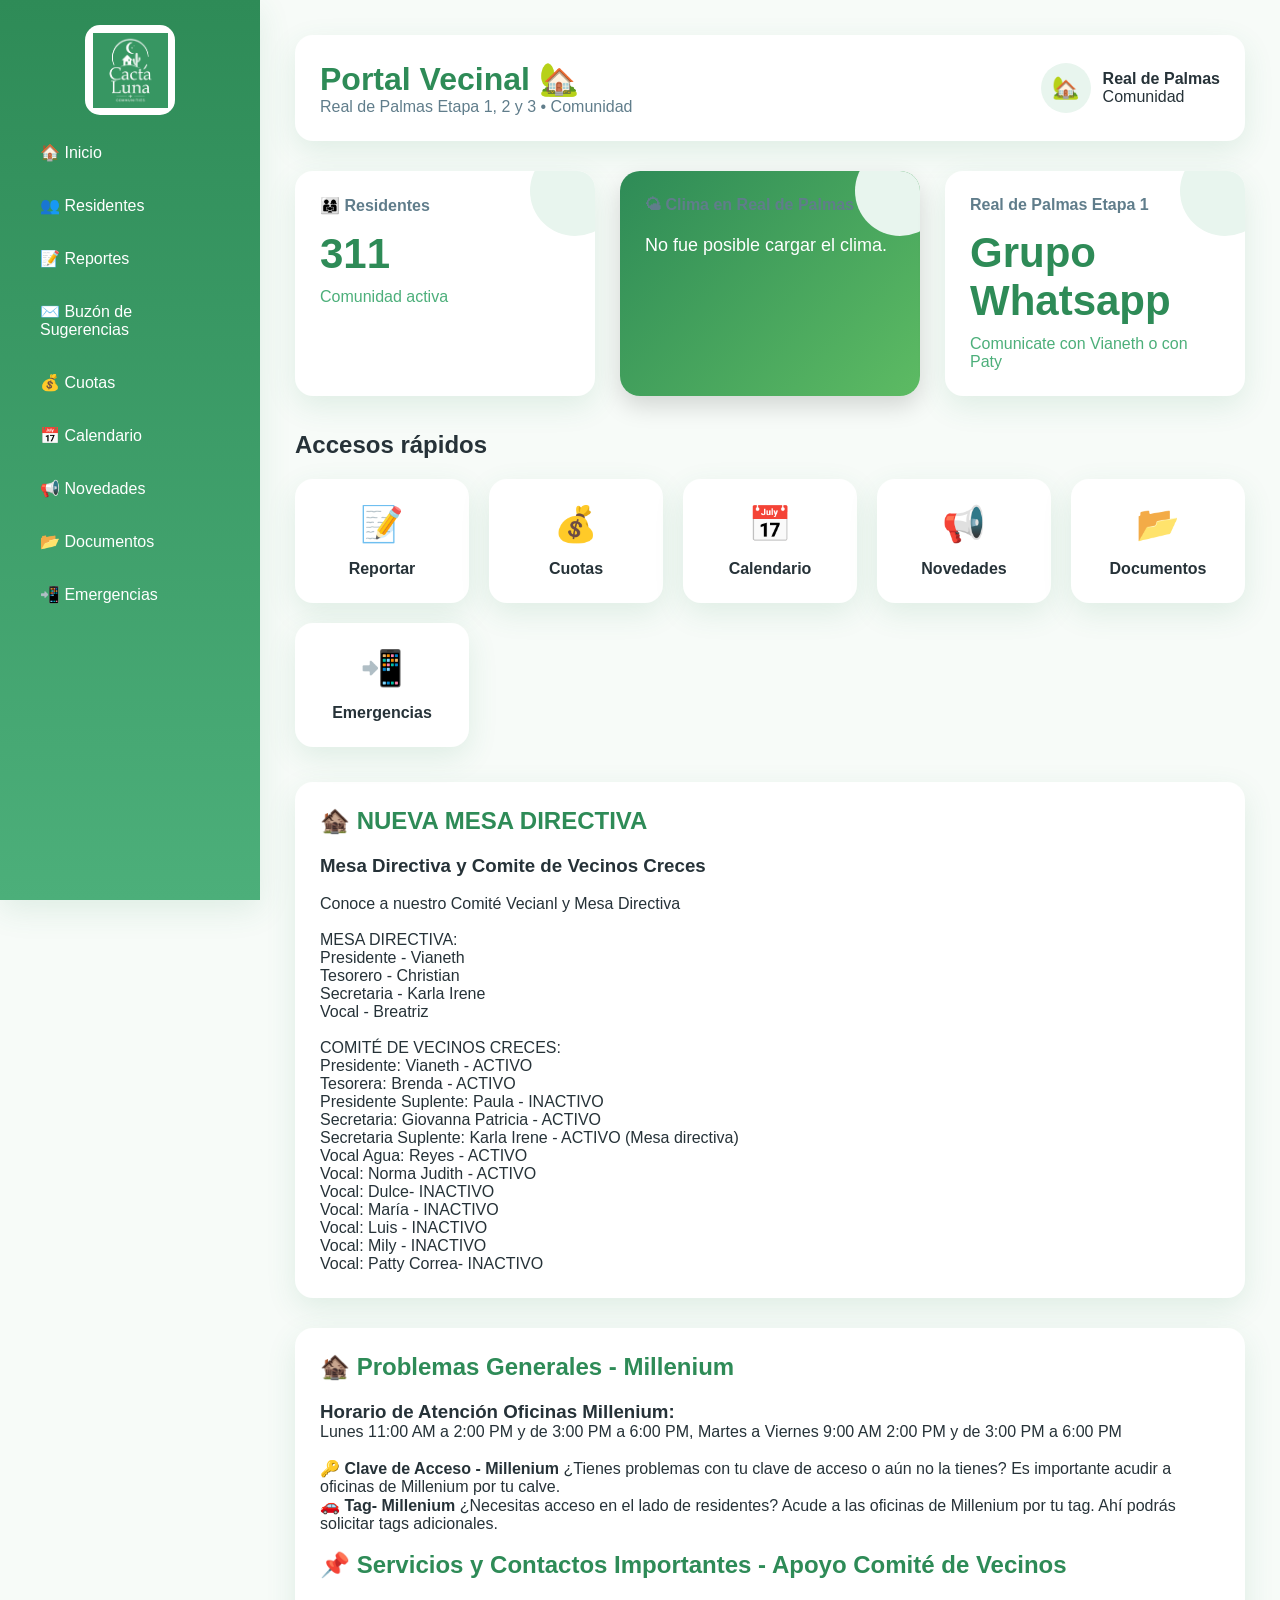
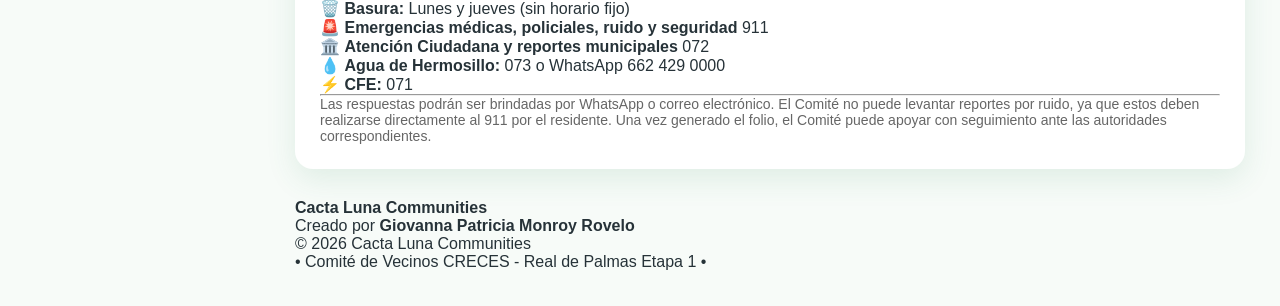
<file: index.html>
<!DOCTYPE html>
<html lang="es">
<head>

<meta charset="UTF-8">

<meta name="viewport" content="width=device-width, initial-scaleF=1">
<title>Cacta Luna Communities</title>

    

<link rel="stylesheet" href="style.css">

</head>

    
    <body>

<!-- BOTÓN MENÚ -->
<button class="menu-btn" onclick="toggleMenu()">
☰
</button>

<!-- SIDEBAR -->

<div class="sidebar" id="sidebar">

    <div class="logo-circle">
        <img src="assets/logo-cacta-luna1.png" alt="Cacta Luna Communities">
    </div>


    <a href="#">🏠 Inicio</a>

    <a href="#">👥 Residentes</a>

<a href="https://script.google.com/macros/s/AKfycbwj4ox8YXeEYcQdDpbGTDzB4OOkUiz5x863nhrR5Fd9Telvf1LVY_K5a5DUUy3oWHEh/exec">
    📝 Reportes
</a>

    <a href="https://forms.gle/JQU99te47RABynhY6">
    ✉️ Buzón de Sugerencias
</a>


    <a href="pages/cuotas.html">
        💰 Cuotas
    </a>

<a href="pages/calendario.html">📅 Calendario</a>
    
    <a href="pages/novedades.html">📢 Novedades</a>

    <a href="pages/documentos.html">📂 Documentos</a>

    <a href="https://wa.me/5216621665671?text=Hola,%20solicito%20apoyo%20de%20emergencia%20vecinal%20en%20Real%20de%20Palmas%20Etapa%201" target="_blank">
        📲 Emergencias
    </a>

</div>

<!-- CONTENIDO -->

<div class="main">

<header class="topbar">

<div>

<h1>Portal Vecinal 🏡</h1>

<p>Real de Palmas Etapa 1, 2 y 3 • Comunidad</p>

</div>

<div class="profile">

<div class="avatar">
🏡
</div>

<div>

<strong>Real de Palmas</strong><br>

Comunidad

</div>

</div>

</header>

<!-- DASHBOARD -->

<div class="dashboard">

<div class="card">

<h3>👨‍👩‍👧 Residentes</h3>

<span>311</span>

<p>Comunidad activa</p>

</div>
<div class="card clima-card">

    <h3>🌤 Clima en Real de Palmas</h3>

    <div id="climaActual">
        Cargando clima...
    </div>

</div>
   



<div class="card">

<h3>Real de Palmas Etapa 1</h3>

<span>Grupo Whatsapp</span>
<p>Comunicate con 
<a href="https://wa.me/+5216621665671?text=Hola%2C%20necesito%20acceso%20al%20grupo%20whatsapp%20de%20la%20cerrada.%20"
   target="_blank"
   rel="noopener"
   class="whatsapp-link">
  Vianeth
</a>
o con 
<a href="https://wa.me/+5216621960917?text=Hola%2C%20necesito%20acceso%20al%20grupo%20whatsapp%20de%20la%20cerrada.%20"
   target="_blank"
   rel="noopener"
   class="whatsapp-link">
  Paty
</a>
</div>


</div>



<!-- =====================================================
     ⚡ ACCESOS RÁPIDOS
===================================================== -->

<section class="accesos-seccion">

<h2 class="titulo">Accesos rápidos</h2>

<div class="grid">

    <a href="https://script.google.com/macros/s/AKfycbyH1v6hRKVmyxnGlgnq6wjiOe6lOalaCJdrVO6LPg7WdtAc8-EUjJ0vKtGUuF36H8lYAA/exec" class="app">
        📝
        <h4>Reportar</h4>
    </a>

    <a href="pages/cuotas.html" class="app">
        💰
        <h4>Cuotas</h4>
    </a>

    <a href="pages/calendario.html" class="app">
        📅
        <h4>Calendario</h4>
    </a>

    <a href="pages/novedades.html" class="app">
        📢
        <h4>Novedades</h4>
    </a>

    <a href="pages/documentos.html" class="app">
        📂
        <h4>Documentos</h4>
    </a>

    <a href="https://wa.me/5216621665671?text=Hola,%20solicito%20apoyo%20de%20emergencia%20vecinal%20en%20Real%20de%20Palmas%20Etapa%201"
       target="_blank"
       class="app">
        📲
        <h4>Emergencias</h4>
    </a>

</div>



</section>

    <!-- INFORMACIÓN NUEVA -->


<div class="panel">
    
<h2>🏚️ NUEVA MESA DIRECTIVA</h2>
  <h3>Mesa Directiva y Comite de Vecinos Creces</h3><br>
      <p>Conoce a nuestro Comité Vecianl y Mesa Directiva</p><br>
     <p>MESA DIRECTIVA:</p>
         <p>Presidente - Vianeth</p>
         <p>Tesorero - Christian</p>
         <p>Secretaria - Karla Irene</p>
         <p>Vocal - Breatriz</p> <br>
     <p>COMITÉ DE VECINOS CRECES:</p>
    <p>Presidente: Vianeth - ACTIVO</p>
    <p>Tesorera: Brenda - ACTIVO</p> 
    <p>Presidente Suplente: Paula - INACTIVO</p>
    <p>Secretaria: Giovanna Patricia - ACTIVO</p> 
    <p>Secretaria Suplente: Karla Irene - ACTIVO (Mesa directiva)</p> 
      <p>Vocal Agua: Reyes - ACTIVO</p> 
     <p>Vocal: Norma Judith - ACTIVO</p> 
        <p>Vocal: Dulce- INACTIVO</p> 
        <p>Vocal: María - INACTIVO</p> 
        <p>Vocal: Luis - INACTIVO</p> 
        <p>Vocal: Mily - INACTIVO</p> 
        <p>Vocal: Patty Correa- INACTIVO</p> 





</div>


<!-- INFORMACIÓN IMPORTANTE -->


<div class="panel">
    
<h2>🏚️ Problemas Generales - Millenium</h2>
  <h3>Horario de Atención Oficinas Millenium:</h3>
      <p>Lunes 11:00 AM a 2:00 PM y de 3:00 PM a 6:00 PM, Martes a Viernes 9:00 AM 2:00 PM y de 3:00 PM a 6:00 PM</p>
<br>
<p>
🔑 <strong>Clave de Acceso - Millenium </strong>
 ¿Tienes problemas con tu clave de acceso o aún no la tienes?
Es importante acudir a oficinas de Millenium por tu calve.</p>

<p>
🚗 <strong>Tag- Millenium </strong>
¿Necesitas acceso en el lado de residentes?
Acude a las oficinas de Millenium por tu tag.
Ahí podrás solicitar tags adicionales.</p>
<br>
<h2>📌 Servicios y Contactos Importantes - Apoyo Comité de Vecinos</h2>

  
<p>
🗑️ <strong>Basura:</strong>
Lunes y jueves (sin horario fijo)
</p>


<p>
🚨 <strong>Emergencias médicas, policiales, ruido y seguridad</strong>
<a href="tel:911" class="telefono-link">911</a>
</p>

<p>
🏛️ <strong>Atención Ciudadana y reportes municipales</strong>
<a href="tel:072" class="telefono-link">072</a>
</p>

<p>
💧 <strong>Agua de Hermosillo:</strong>
<a href="tel:073" class="telefono-link">073</a>
o
<a href="https://wa.me/526624290000?text=Hola%2C%20solicito%20apoyo%20con%20un%20reporte%20de%20Agua%20de%20Hermosillo."
   target="_blank"
   rel="noopener"
   class="whatsapp-link">
   WhatsApp 662 429 0000
</a>
</p>

<p>
⚡ <strong>CFE:</strong>
<a href="tel:071" class="telefono-link">071</a>
</p>





<hr>


<p style="font-size:14px;color:#666;">

Las respuestas podrán ser brindadas por WhatsApp o correo electrónico.

El Comité no puede levantar reportes por ruido, ya que estos deben realizarse directamente al 911 por el residente.

Una vez generado el folio, el Comité puede apoyar con seguimiento ante las autoridades correspondientes.

</p>


</div>


<!-- =====================================================
     FOOTER / CRÉDITOS
===================================================== -->

<footer class="site-footer">

    <strong>Cacta Luna Communities</strong>

    <p>
        Creado por <strong>Giovanna Patricia Monroy Rovelo</strong>
    </p>

    <p>
        © 2026 Cacta Luna Communities
    </p>

    <p>
        • Comité de Vecinos CRECES - Real de Palmas Etapa 1 • 
    </p>

</footer>
    
<script>

console.log("SCRIPT CARGADO");

function toggleMenu(){
    document.getElementById("sidebar").classList.toggle("show");
}

async function cargarClima(){

    try{

        const respuesta = await fetch(
            "https://api.open-meteo.com/v1/forecast?latitude=29.123&longitude=-110.975&current=temperature_2m,relative_humidity_2m,wind_speed_10m,weather_code"
        );

        const datos = await respuesta.json();

        let icono = "☀️";
        let descripcion = "Despejado";

        switch(datos.current.weather_code){

            case 0:
                icono="☀️";
                descripcion="Despejado";
                break;

            case 1:
            case 2:
            case 3:
                icono="⛅";
                descripcion="Parcialmente nublado";
                break;

            case 45:
            case 48:
                icono="🌫️";
                descripcion="Neblina";
                break;

            case 51:
            case 53:
            case 55:
            case 61:
            case 63:
            case 65:
                icono="🌧️";
                descripcion="Lluvia";
                break;

            case 71:
            case 73:
            case 75:
                icono="❄️";
                descripcion="Nieve";
                break;

            case 95:
                icono="⛈️";
                descripcion="Tormenta";
                break;
        }

        document.getElementById("climaActual").innerHTML = `
            <h1>${icono} ${datos.current.temperature_2m}°C</h1>
            <p>${descripcion}</p>
            <small>
                💧 ${datos.current.relative_humidity_2m}% |
                💨 ${datos.current.wind_speed_10m} km/h
            </small>
        `;

        console.log(datos);

    }catch(error){

        
        console.error(error);

        document.getElementById("climaActual").innerHTML =
        "No fue posible cargar el clima.";

    }

}

cargarClima();

</script>
</body>


</html>
</file>
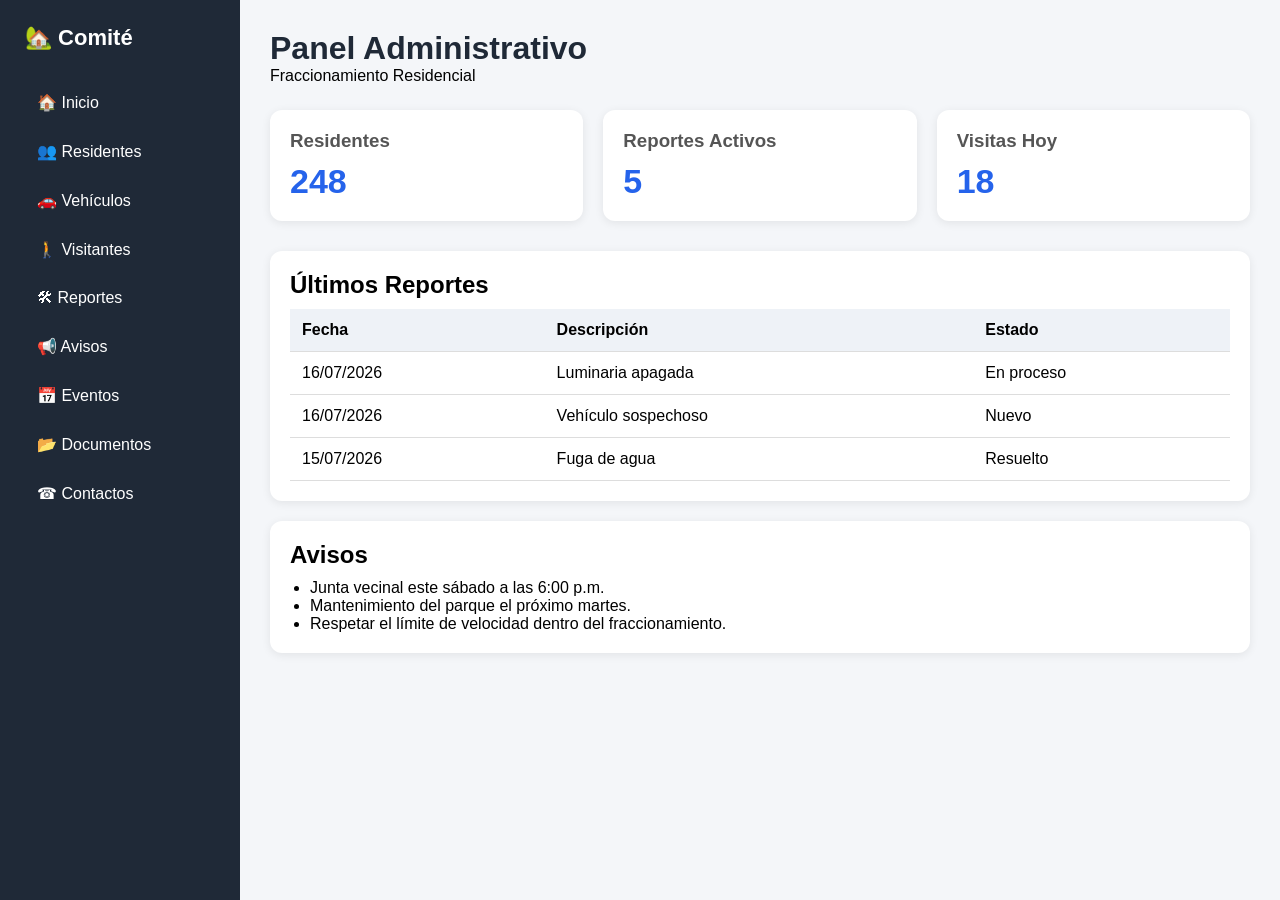
<file: prueba.html>
<!DOCTYPE html>
<html lang="es">
<head>
<meta charset="UTF-8">
<meta name="viewport" content="width=device-width, initial-scale=1">

<title>Panel Administrativo</title>

<style>

*{
margin:0;
padding:0;
box-sizing:border-box;
font-family:Segoe UI,Arial,sans-serif;
}

body{
background:#f4f6f9;
display:flex;
}

.sidebar{
width:240px;
background:#1f2937;
min-height:100vh;
color:white;
padding:25px;
}

.sidebar h2{
margin-bottom:30px;
font-size:22px;
}

.sidebar a{
display:block;
color:white;
text-decoration:none;
padding:12px;
margin:6px 0;
border-radius:8px;
}

.sidebar a:hover{
background:#374151;
}

.main{
flex:1;
padding:30px;
}

.header{
margin-bottom:25px;
}

.header h1{
color:#1f2937;
}

.cards{
display:grid;
grid-template-columns:repeat(auto-fit,minmax(220px,1fr));
gap:20px;
margin-bottom:30px;
}

.card{
background:white;
padding:20px;
border-radius:12px;
box-shadow:0 2px 10px rgba(0,0,0,.08);
}

.card h3{
color:#555;
margin-bottom:10px;
}

.card span{
font-size:34px;
font-weight:bold;
color:#2563eb;
}

.section{
background:white;
padding:20px;
border-radius:12px;
margin-bottom:20px;
box-shadow:0 2px 10px rgba(0,0,0,.08);
}

table{
width:100%;
border-collapse:collapse;
margin-top:10px;
}

th,td{
padding:12px;
border-bottom:1px solid #ddd;
text-align:left;
}

th{
background:#eef2f7;
}

ul{
margin-left:20px;
margin-top:10px;
}

</style>
</head>

<body>

<div class="sidebar">

<h2>🏡 Comité</h2>

<a href="#">🏠 Inicio</a>
<a href="#">👥 Residentes</a>
<a href="#">🚗 Vehículos</a>
<a href="#">🚶 Visitantes</a>
<a href="#">🛠 Reportes</a>
<a href="#">📢 Avisos</a>
<a href="#">📅 Eventos</a>
<a href="#">📂 Documentos</a>
<a href="#">☎ Contactos</a>

</div>

<div class="main">

<div class="header">
<h1>Panel Administrativo</h1>
<p>Fraccionamiento Residencial</p>
</div>

<div class="cards">

<div class="card">
<h3>Residentes</h3>
<span>248</span>
</div>

<div class="card">
<h3>Reportes Activos</h3>
<span>5</span>
</div>

<div class="card">
<h3>Visitas Hoy</h3>
<span>18</span>
</div>

</div>

<div class="section">

<h2>Últimos Reportes</h2>

<table>

<tr>
<th>Fecha</th>
<th>Descripción</th>
<th>Estado</th>
</tr>

<tr>
<td>16/07/2026</td>
<td>Luminaria apagada</td>
<td>En proceso</td>
</tr>

<tr>
<td>16/07/2026</td>
<td>Vehículo sospechoso</td>
<td>Nuevo</td>
</tr>

<tr>
<td>15/07/2026</td>
<td>Fuga de agua</td>
<td>Resuelto</td>
</tr>

</table>

</div>

<div class="section">

<h2>Avisos</h2>

<ul>
<li>Junta vecinal este sábado a las 6:00 p.m.</li>
<li>Mantenimiento del parque el próximo martes.</li>
<li>Respetar el límite de velocidad dentro del fraccionamiento.</li>
</ul>

</div>

</div>

</body>
</html>
</file>
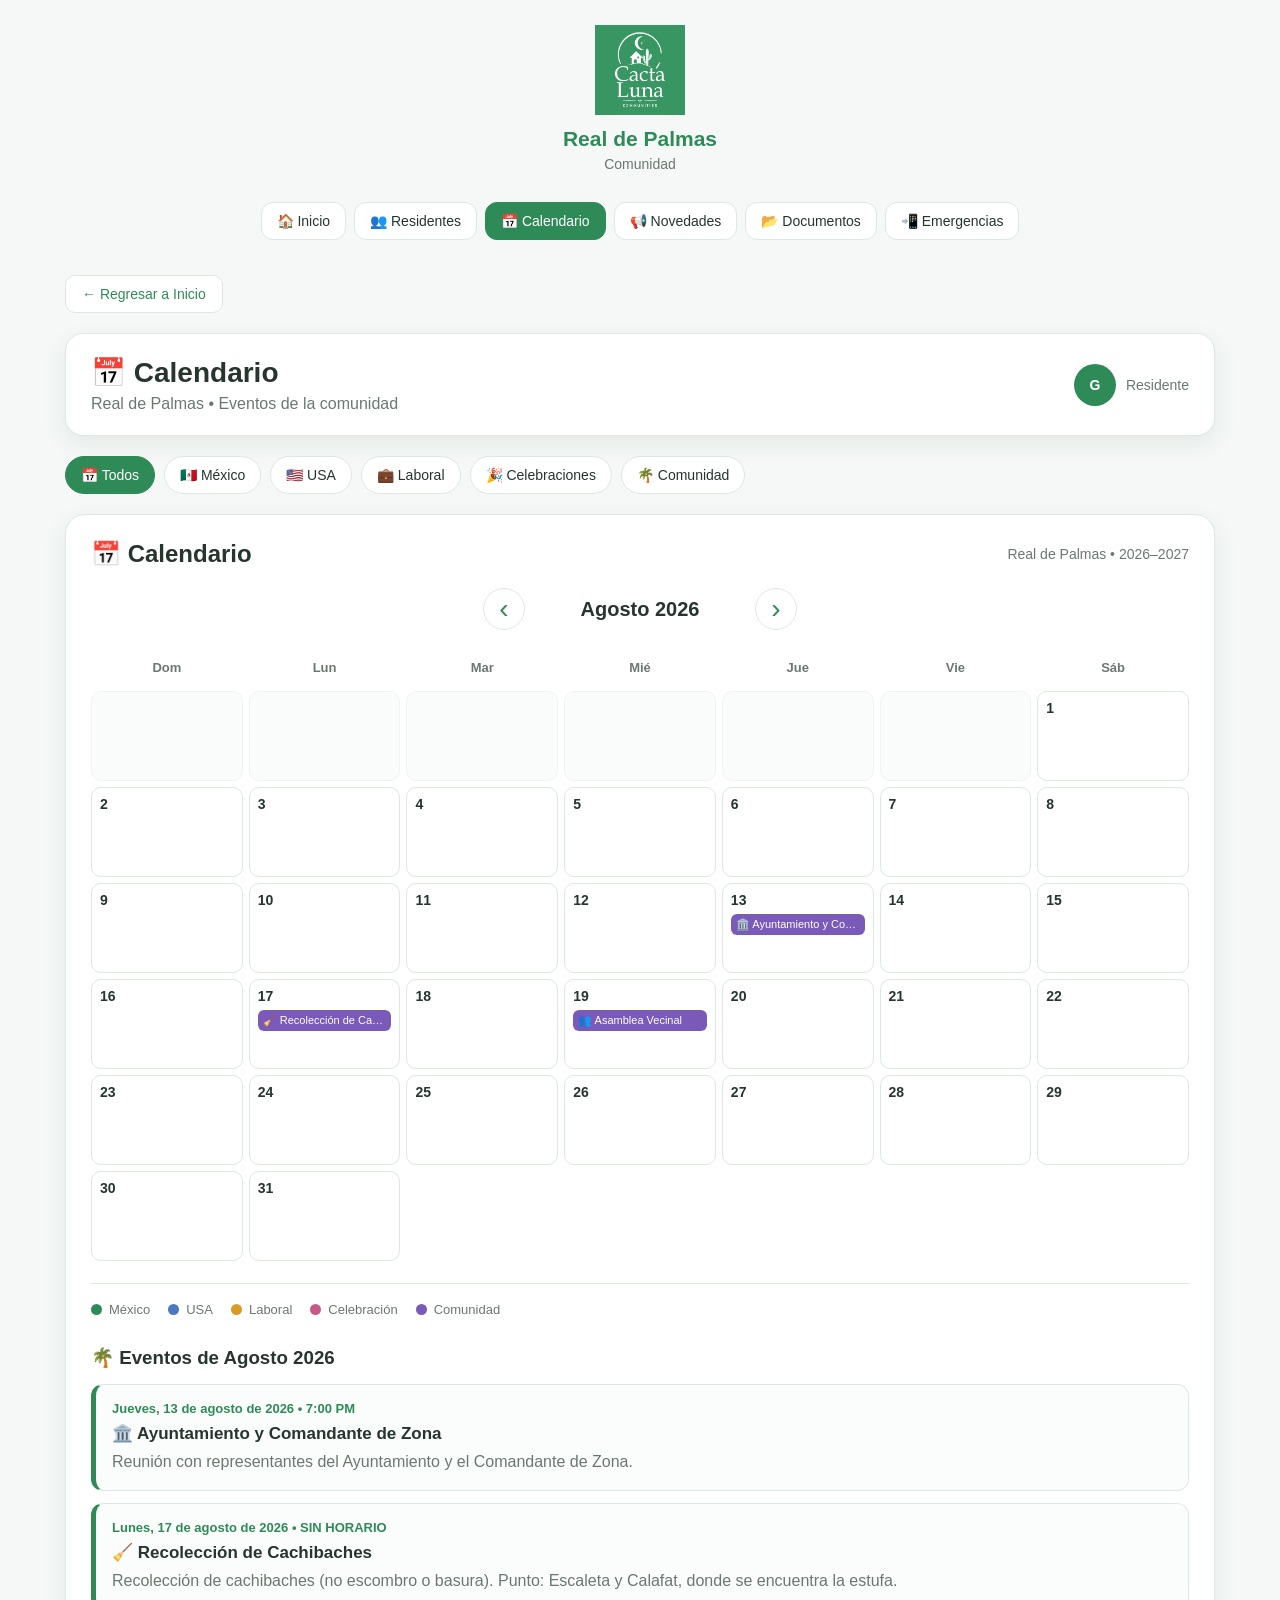
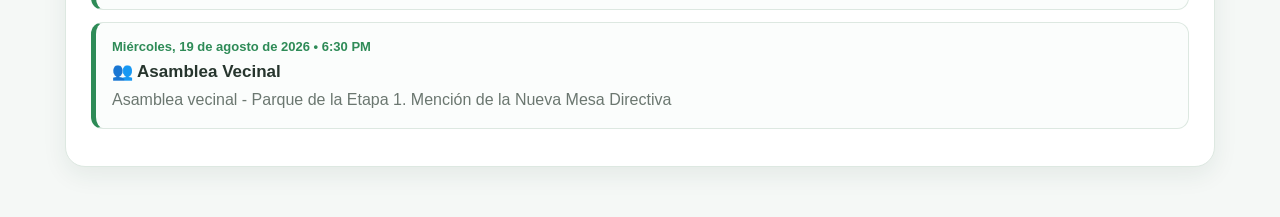
<file: pages/calendario.html>
<!DOCTYPE html>
<html lang="es">

<head>

<meta charset="UTF-8">
<meta name="viewport" content="width=device-width, initial-scale=1.0">

<title>Calendario | Cacta Luna Communities</title>

<style>

/* ==================================================
   CACTA LUNA COMMUNITIES
   CALENDARIO
================================================== */

:root{
    --verde-principal:#2E8B57;
    --verde-oscuro:#236B45;
    --verde-claro:#EAF6EF;
    --fondo:#F5F8F6;
    --blanco:#FFFFFF;
    --texto:#26352D;
    --gris:#6B7770;
    --borde:#DDE8E1;
    --sombra:0 8px 25px rgba(30,70,45,.08);

    --mexico:#2E8B57;
    --usa:#4A78C2;
    --laboral:#D89B27;
    --celebracion:#C45A8A;
    --comunidad:#7A5AB8;
}

*{
    box-sizing:border-box;
}

html{
    width:100%;
    overflow-x:hidden;
}

body{
    margin:0;
    width:100%;
    min-height:100vh;
    font-family:Arial, Helvetica, sans-serif;
    background:var(--fondo);
    color:var(--texto);
    overflow-x:hidden;
}

/* ==================================================
   LOGO
================================================== */

.logo-area{
    text-align:center;
    padding:25px 15px 20px;
}

.logo-area img{
    width:90px;
    height:90px;
    object-fit:contain;
    display:block;
    margin:0 auto 12px;
}

.logo-area h2{
    margin:0;
    font-size:21px;
    color:var(--verde-principal);
}

.logo-area p{
    margin:5px 0 0;
    color:var(--gris);
    font-size:14px;
}

/* ==================================================
   MENU
================================================== */

.menu{
    display:flex;
    justify-content:center;
    flex-wrap:wrap;
    gap:8px;
    padding:10px 20px 20px;
}

.menu a{
    text-decoration:none;
    color:var(--texto);
    background:white;
    border:1px solid var(--borde);
    padding:10px 15px;
    border-radius:12px;
    font-size:14px;
    transition:.2s ease;
}

.menu a:hover{
    background:var(--verde-claro);
    color:var(--verde-oscuro);
    transform:translateY(-2px);
}

.menu a.active{
    background:var(--verde-principal);
    color:white;
    border-color:var(--verde-principal);
}

/* ==================================================
   CONTENEDOR
================================================== */

.main-content{
    width:100%;
    max-width:1200px;
    margin:0 auto;
    padding:15px 25px 50px;
}

/* ==================================================
   BOTON INICIO
================================================== */

.boton-inicio{
    display:inline-block;
    text-decoration:none;
    color:var(--verde-principal);
    background:white;
    border:1px solid var(--borde);
    padding:10px 16px;
    border-radius:10px;
    margin-bottom:20px;
    font-size:14px;
    transition:.2s;
}

.boton-inicio:hover{
    background:var(--verde-claro);
}

/* ==================================================
   TOPBAR
================================================== */

.topbar{
    background:white;
    border:1px solid var(--borde);
    border-radius:18px;
    padding:22px 25px;
    display:flex;
    justify-content:space-between;
    align-items:center;
    gap:20px;
    box-shadow:var(--sombra);
    margin-bottom:20px;
}

.topbar h1{
    margin:0 0 6px;
    font-size:28px;
}

.topbar p{
    margin:0;
    color:var(--gris);
}

.profile{
    display:flex;
    align-items:center;
    gap:10px;
    color:var(--gris);
    font-size:14px;
}

.avatar{
    width:42px;
    height:42px;
    border-radius:50%;
    background:var(--verde-principal);
    color:white;
    display:flex;
    align-items:center;
    justify-content:center;
    font-weight:bold;
}

/* ==================================================
   FILTROS
================================================== */

.filters{
    display:flex;
    flex-wrap:wrap;
    gap:9px;
    margin-bottom:20px;
}

.filter{
    border:1px solid var(--borde);
    background:white;
    color:var(--texto);
    padding:10px 15px;
    border-radius:20px;
    cursor:pointer;
    font-size:14px;
    transition:.2s;
}

.filter:hover{
    background:var(--verde-claro);
}

.filter.active{
    background:var(--verde-principal);
    color:white;
    border-color:var(--verde-principal);
}

/* ==================================================
   TARJETA CALENDARIO
================================================== */

.calendar-card{
    width:100%;
    background:white;
    border:1px solid var(--borde);
    border-radius:20px;
    padding:25px;
    box-shadow:var(--sombra);
    overflow:hidden;
}

.calendar-header{
    display:flex;
    justify-content:space-between;
    align-items:center;
    gap:15px;
    margin-bottom:20px;
}

.calendar-header h2{
    margin:0;
}

.month{
    color:var(--gris);
    font-size:14px;
}

/* ==================================================
   CONTROLES DE MES
================================================== */

.month-controls{
    display:flex;
    justify-content:center;
    align-items:center;
    gap:20px;
    margin-bottom:20px;
}

.month-button{
    width:42px;
    height:42px;
    flex:0 0 42px;
    border-radius:50%;
    border:1px solid var(--borde);
    background:white;
    color:var(--verde-principal);
    font-size:28px;
    cursor:pointer;
    line-height:1;
}

.month-button:hover{
    background:var(--verde-claro);
}

.month-label{
    width:190px;
    text-align:center;
    font-size:20px;
    font-weight:bold;
}

/* ==================================================
   DIAS DE SEMANA
================================================== */

.weekdays{
    width:100%;
    display:grid;
    grid-template-columns:repeat(7,minmax(0,1fr));
    gap:6px;
    margin-bottom:6px;
}

.weekdays div{
    min-width:0;
    text-align:center;
    padding:10px 4px;
    font-size:13px;
    font-weight:bold;
    color:var(--gris);
}

/* ==================================================
   GRID DEL CALENDARIO
================================================== */

.calendar-grid{
    width:100%;
    display:grid;
    grid-template-columns:repeat(7,minmax(0,1fr));
    gap:6px;
}

.day{
    min-width:0;
    min-height:90px;
    border:1px solid var(--borde);
    border-radius:10px;
    padding:8px;
    background:#fff;
    position:relative;
    overflow:hidden;
    cursor:default;
    transition:.15s;
}

.day.empty{
    background:#FAFCFB;
    border-color:#F0F3F1;
}

.day-number{
    font-size:14px;
    font-weight:bold;
    margin-bottom:6px;
}

.day.today{
    border:2px solid var(--verde-principal);
}

.day.has-event{
    cursor:pointer;
}

.day.has-event:hover{
    transform:translateY(-2px);
    box-shadow:0 4px 12px rgba(30,70,45,.12);
}

/* ==================================================
   EVENTOS DENTRO DEL DIA
================================================== */

.day-event{
    width:100%;
    min-width:0;
    font-size:11px;
    padding:4px 5px;
    border-radius:6px;
    margin-top:4px;
    color:white;
    overflow:hidden;
    white-space:nowrap;
    text-overflow:ellipsis;
}

.event-mexico{
    background:var(--mexico);
}

.event-usa{
    background:var(--usa);
}

.event-laboral{
    background:var(--laboral);
}

.event-celebracion{
    background:var(--celebracion);
}

.event-comunidad{
    background:var(--comunidad);
}

/* ==================================================
   LEYENDA
================================================== */

.legend{
    display:flex;
    flex-wrap:wrap;
    gap:18px;
    margin-top:22px;
    padding-top:18px;
    border-top:1px solid var(--borde);
}

.legend-item{
    display:flex;
    align-items:center;
    gap:7px;
    font-size:13px;
    color:var(--gris);
}

.legend-dot{
    width:11px;
    height:11px;
    border-radius:50%;
    flex:0 0 11px;
}

.dot-mexico{
    background:var(--mexico);
}

.dot-usa{
    background:var(--usa);
}

.dot-laboral{
    background:var(--laboral);
}

.dot-celebracion{
    background:var(--celebracion);
}

.dot-comunidad{
    background:var(--comunidad);
}

/* ==================================================
   LISTA DE EVENTOS
================================================== */

.events-list{
    margin-top:30px;
}

.events-list h3{
    margin-bottom:15px;
}

.event-card{
    border:1px solid var(--borde);
    border-left:5px solid var(--verde-principal);
    border-radius:12px;
    padding:16px;
    margin-bottom:12px;
    background:#FBFDFC;
}

.event-card .date{
    color:var(--verde-principal);
    font-weight:bold;
    font-size:13px;
    margin-bottom:7px;
}

.event-card .title{
    font-size:17px;
    font-weight:bold;
    margin-bottom:6px;
}

.event-card p{
    margin:0;
    color:var(--gris);
    line-height:1.5;
}

/* ==================================================
   MENSAJE SIN EVENTOS
================================================== */

.no-events{
    color:var(--gris);
    padding:15px;
    background:var(--verde-claro);
    border-radius:10px;
}

/* ==================================================
   RESPONSIVE - TABLET
================================================== */

@media(max-width:900px){

    .main-content{
        padding-left:16px;
        padding-right:16px;
    }

    .calendar-card{
        padding:18px;
    }

    .day{
        min-height:75px;
    }

    .day-event{
        font-size:10px;
    }

}

/* ==================================================
   RESPONSIVE - CELULAR
================================================== */

@media(max-width:700px){

    body{
        overflow-x:hidden;
    }

    .logo-area{
        padding:18px 10px 15px;
    }

    .logo-area img{
        width:72px;
        height:72px;
        margin-bottom:8px;
    }

    .logo-area h2{
        font-size:19px;
    }

    .logo-area p{
        font-size:13px;
    }

    .menu{
        width:100%;
        padding:7px 8px 14px;
        gap:6px;
    }

    .menu a{
        font-size:12px;
        padding:8px 9px;
        border-radius:10px;
    }

    .main-content{
        width:100%;
        padding:8px 8px 30px;
    }

    .boton-inicio{
        font-size:13px;
        padding:9px 12px;
        margin-bottom:14px;
    }

    .topbar{
        padding:16px;
        border-radius:15px;
        margin-bottom:15px;
    }

    .topbar h1{
        font-size:22px;
    }

    .topbar p{
        font-size:13px;
    }

    .profile{
        display:none;
    }

    .filters{
        gap:6px;
        margin-bottom:14px;
    }

    .filter{
        padding:8px 10px;
        font-size:12px;
    }

    .calendar-card{
        width:100%;
        padding:10px;
        border-radius:15px;
    }

    .calendar-header{
        display:block;
        margin-bottom:15px;
    }

    .calendar-header h2{
        font-size:19px;
        margin-bottom:5px;
    }

    .month{
        font-size:12px;
    }

    .month-controls{
        gap:8px;
        margin-bottom:13px;
    }

    .month-button{
        width:36px;
        height:36px;
        flex:0 0 36px;
        font-size:23px;
    }

    .month-label{
        width:auto;
        min-width:0;
        flex:1;
        font-size:16px;
    }

    /* ==================================================
       CALENDARIO MOVIL
       LAS 7 COLUMNAS SE MANTIENEN
    ================================================== */

    .weekdays{
        gap:2px;
        margin-bottom:3px;
    }

    .weekdays div{
        font-size:9px;
        padding:6px 1px;
        overflow:hidden;
    }

    .calendar-grid{
        gap:2px;
    }

    .day{
        min-width:0;
        width:100%;
        height:62px;
        min-height:62px;
        padding:4px;
        border-radius:6px;
        overflow:hidden;
    }

    .day-number{
        font-size:11px;
        margin-bottom:2px;
    }

    /*
       En celular los nombres largos de eventos
       se ocultan del cuadrito para que no deformen
       el calendario. La información completa queda
       abajo en "Eventos del mes".
    */

    .day-event{
        width:7px;
        height:7px;
        padding:0;
        margin:3px 0 0;
        border-radius:50%;
        font-size:0;
        display:block;
    }

    .day.has-event{
        cursor:pointer;
    }

    .legend{
        gap:8px 12px;
        margin-top:15px;
        padding-top:14px;
    }

    .legend-item{
        font-size:10px;
    }

    .legend-dot{
        width:9px;
        height:9px;
        flex:0 0 9px;
    }

    .events-list{
        margin-top:22px;
    }

    .events-list h3{
        font-size:18px;
        margin-bottom:12px;
    }

    .event-card{
        padding:13px;
        border-radius:10px;
        margin-bottom:10px;
    }

    .event-card .date{
        font-size:12px;
    }

    .event-card .title{
        font-size:15px;
    }

    .event-card p{
        font-size:13px;
        line-height:1.5;
    }

}

/* ==================================================
   CELULAR MUY PEQUEÑO
================================================== */

@media(max-width:380px){

    .menu a{
        font-size:11px;
        padding:7px 8px;
    }

    .calendar-card{
        padding:7px;
    }

    .day{
        height:55px;
        min-height:55px;
        padding:3px;
    }

    .day-number{
        font-size:10px;
    }

    .weekdays div{
        font-size:8px;
    }

    .month-label{
        font-size:15px;
    }

    .month-button{
        width:34px;
        height:34px;
        flex-basis:34px;
    }

}

</style>

</head>

<body>

<!-- ==================================================
     LOGO
================================================== -->

<div class="logo-area">

    <img src="../assets/logo-cacta-luna1.png"
         alt="Cacta Luna Communities">

    <h2>Real de Palmas</h2>

    <p>Comunidad</p>

</div>


<!-- ==================================================
     MENU
================================================== -->

<nav class="menu">

    <a href="../index.html">
        🏠 Inicio
    </a>

    <a href="#">
        👥 Residentes
    </a>

    <a href="calendario.html" class="active">
        📅 Calendario
    </a>

    <a href="novedades.html">
        📢 Novedades
    </a>

    <a href="documentos.html">
        📂 Documentos
    </a>

    <a href="https://wa.me/5216621665671?text=Hola,%20solicito%20apoyo%20de%20emergencia%20vecinal%20en%20Real%20de%20Palmas%20Etapa%201"
       target="_blank"
       rel="noopener">
        📲 Emergencias
    </a>

</nav>


<!-- ==================================================
     CONTENIDO
================================================== -->

<main class="main-content">

    <a href="../index.html" class="boton-inicio">
        ← Regresar a Inicio
    </a>


    <!-- TOPBAR -->

    <div class="topbar">

        <div>

            <h1>📅 Calendario</h1>

            <p>
                Real de Palmas • Eventos de la comunidad
            </p>

        </div>


        <div class="profile">

            <div class="avatar">
                G
            </div>

            <span>
                Residente
            </span>

        </div>

    </div>


    <!-- ==================================================
         FILTROS
    ================================================== -->

    <div class="filters">

        <button class="filter active"
                onclick="filtrarEventos('todos',this)">
            📅 Todos
        </button>

        <button class="filter"
                onclick="filtrarEventos('mexico',this)">
            🇲🇽 México
        </button>

        <button class="filter"
                onclick="filtrarEventos('usa',this)">
            🇺🇸 USA
        </button>

        <button class="filter"
                onclick="filtrarEventos('laboral',this)">
            💼 Laboral
        </button>

        <button class="filter"
                onclick="filtrarEventos('celebracion',this)">
            🎉 Celebraciones
        </button>

        <button class="filter"
                onclick="filtrarEventos('comunidad',this)">
            🌴 Comunidad
        </button>

    </div>


    <!-- ==================================================
         CALENDARIO
    ================================================== -->

    <section class="calendar-card">

        <div class="calendar-header">

            <h2>📅 Calendario</h2>

            <span class="month">
                Real de Palmas • 2026–2027
            </span>

        </div>


        <div class="month-controls">

            <button class="month-button"
                    onclick="mesAnterior()">
                ‹
            </button>

            <div id="monthLabel"
                 class="month-label">
                Agosto 2026
            </div>

            <button class="month-button"
                    onclick="mesSiguiente()">
                ›
            </button>

        </div>


        <div class="weekdays">

            <div>Dom</div>
            <div>Lun</div>
            <div>Mar</div>
            <div>Mié</div>
            <div>Jue</div>
            <div>Vie</div>
            <div>Sáb</div>

        </div>


        <div id="calendarGrid"
             class="calendar-grid">
        </div>


        <!-- LEYENDA -->

        <div class="legend">

            <div class="legend-item">
                <span class="legend-dot dot-mexico"></span>
                México
            </div>

            <div class="legend-item">
                <span class="legend-dot dot-usa"></span>
                USA
            </div>

            <div class="legend-item">
                <span class="legend-dot dot-laboral"></span>
                Laboral
            </div>

            <div class="legend-item">
                <span class="legend-dot dot-celebracion"></span>
                Celebración
            </div>

            <div class="legend-item">
                <span class="legend-dot dot-comunidad"></span>
                Comunidad
            </div>

        </div>


        <!-- ==================================================
             EVENTOS
        ================================================== -->

        <div class="events-list">

            <div id="eventsContainer">
            </div>

        </div>

    </section>

</main>


<!-- ==================================================
     JAVASCRIPT
================================================== -->

<script>

/* ==================================================
   CONFIGURACIÓN
================================================== */

const fechaInicio = new Date(2026, 7, 1);
const fechaFin = new Date(2027, 11, 1);

let fechaActual = new Date(2026, 7, 1);

let filtroActual = "todos";


/* ==================================================
   EVENTOS
================================================== */

const eventos = [

    /* ==================================================
       AGOSTO 2026
    ================================================== */

    {
        fecha:"2026-08-13",
        hora:"7:00 PM",
        titulo:"🏛️ Ayuntamiento y Comandante de Zona",
        descripcion:
            "Reunión con representantes del Ayuntamiento y el Comandante de Zona.",
        categoria:"comunidad"
    },

    {
        fecha:"2026-08-17",
        hora:"SIN HORARIO",
        titulo:"🧹 Recolección de Cachibaches",
        descripcion:
            "Recolección de cachibaches (no escombro o basura). Punto: Escaleta y Calafat, donde se encuentra la estufa.",
        categoria:"comunidad"
    },

    {
        fecha:"2026-08-19",
        hora:"6:30 PM",
        titulo:"👥 Asamblea Vecinal",
        descripcion:
            "Asamblea vecinal - Parque de la Etapa 1. Mención de la Nueva Mesa Directiva",
        categoria:"comunidad"
    },


    /* ==================================================
       SEPTIEMBRE 2026
    ================================================== */

    {
        fecha:"2026-09-07",
        hora:"",
        titulo:"🇺🇸 Labor Day",
        descripcion:
            "Día del Trabajo en Estados Unidos.",
        categoria:"usa"
    },

    {
        fecha:"2026-09-16",
        hora:"",
        titulo:"🇲🇽 Día de la Independencia de México",
        descripcion:
            "Conmemoración de la Independencia de México.",
        categoria:"mexico"
    },


    /* ==================================================
       OCTUBRE 2026
    ================================================== */

    {
        fecha:"2026-10-12",
        hora:"",
        titulo:"🇺🇸 Columbus Day",
        descripcion:
            "Día observado en Estados Unidos.",
        categoria:"usa"
    },

    {
        fecha:"2026-10-31",
        hora:"",
        titulo:"🎃 Halloween",
        descripcion:
            "Celebración de Halloween.",
        categoria:"celebracion"
    },


    /* ==================================================
       NOVIEMBRE 2026
    ================================================== */

    {
        fecha:"2026-11-02",
        hora:"",
        titulo:"🇲🇽 Día de Muertos",
        descripcion:
            "Conmemoración del Día de Muertos.",
        categoria:"celebracion"
    },

    {
        fecha:"2026-11-11",
        hora:"",
        titulo:"🇺🇸 Veterans Day",
        descripcion:
            "Día de los Veteranos en Estados Unidos.",
        categoria:"usa"
    },

    {
        fecha:"2026-11-16",
        hora:"",
        titulo:"🇲🇽 Revolución Mexicana",
        descripcion:
            "Día de descanso obligatorio en México por la conmemoración de la Revolución Mexicana.",
        categoria:"mexico"
    },

    {
        fecha:"2026-11-26",
        hora:"",
        titulo:"🦃 Thanksgiving",
        descripcion:
            "Día de Acción de Gracias en Estados Unidos.",
        categoria:"usa"
    },


    /* ==================================================
       DICIEMBRE 2026
    ================================================== */

    {
        fecha:"2026-12-24",
        hora:"",
        titulo:"🎄 Nochebuena",
        descripcion:
            "Celebración de Nochebuena.",
        categoria:"celebracion"
    },

    {
        fecha:"2026-12-25",
        hora:"",
        titulo:"🎄 Navidad",
        descripcion:
            "Celebración de Navidad.",
        categoria:"celebracion"
    },

    {
        fecha:"2026-12-31",
        hora:"",
        titulo:"🎆 Nochevieja",
        descripcion:
            "Último día del año.",
        categoria:"celebracion"
    },


    /* ==================================================
       ENERO 2027
    ================================================== */

    {
        fecha:"2027-01-01",
        hora:"",
        titulo:"🎆 Año Nuevo",
        descripcion:
            "Inicio del año 2027.",
        categoria:"celebracion"
    },

    {
        fecha:"2027-01-18",
        hora:"",
        titulo:"🇺🇸 Martin Luther King Jr. Day",
        descripcion:
            "Día festivo federal en Estados Unidos.",
        categoria:"usa"
    },


    /* ==================================================
       FEBRERO 2027
    ================================================== */

    {
        fecha:"2027-02-05",
        hora:"",
        titulo:"🇲🇽 Día de la Constitución",
        descripcion:
            "Conmemoración de la Constitución Mexicana.",
        categoria:"mexico"
    },

    {
        fecha:"2027-02-14",
        hora:"",
        titulo:"❤️ Día del Amor y la Amistad",
        descripcion:
            "Celebración del Día del Amor y la Amistad.",
        categoria:"celebracion"
    },

    {
        fecha:"2027-02-15",
        hora:"",
        titulo:"🇺🇸 Presidents' Day",
        descripcion:
            "Día de los Presidentes en Estados Unidos.",
        categoria:"usa"
    },


    /* ==================================================
       MARZO 2027
    ================================================== */

    {
        fecha:"2027-03-17",
        hora:"",
        titulo:"☘️ St. Patrick's Day",
        descripcion:
            "Celebración de San Patricio.",
        categoria:"celebracion"
    },

    {
        fecha:"2027-03-21",
        hora:"",
        titulo:"🇲🇽 Natalicio de Benito Juárez",
        descripcion:
            "Conmemoración del natalicio de Benito Juárez.",
        categoria:"mexico"
    },

    {
        fecha:"2027-03-26",
        hora:"",
        titulo:"✝️ Viernes Santo",
        descripcion:
            "Viernes Santo.",
        categoria:"celebracion"
    },

    {
        fecha:"2027-03-28",
        hora:"",
        titulo:"🐰 Easter / Pascua",
        descripcion:
            "Celebración de Pascua.",
        categoria:"celebracion"
    },


    /* ==================================================
       ABRIL 2027
    ================================================== */

    {
        fecha:"2027-04-30",
        hora:"",
        titulo:"🧒 Día del Niño",
        descripcion:
            "Celebración del Día del Niño en México.",
        categoria:"celebracion"
    },


    /* ==================================================
       MAYO 2027
    ================================================== */

    {
        fecha:"2027-05-01",
        hora:"",
        titulo:"🇲🇽 Día del Trabajo",
        descripcion:
            "Día del Trabajo en México.",
        categoria:"laboral"
    },

    {
        fecha:"2027-05-05",
        hora:"",
        titulo:"🇲🇽 Batalla de Puebla",
        descripcion:
            "Conmemoración de la Batalla de Puebla.",
        categoria:"mexico"
    },

    {
        fecha:"2027-05-10",
        hora:"",
        titulo:"💐 Día de las Madres",
        descripcion:
            "Celebración del Día de las Madres.",
        categoria:"celebracion"
    },

    {
        fecha:"2027-05-31",
        hora:"",
        titulo:"🇺🇸 Memorial Day",
        descripcion:
            "Día de los Caídos en Estados Unidos.",
        categoria:"usa"
    },


    /* ==================================================
       JUNIO 2027
    ================================================== */

    {
        fecha:"2027-06-20",
        hora:"",
        titulo:"👔 Día del Padre",
        descripcion:
            "Celebración del Día del Padre.",
        categoria:"celebracion"
    },


    /* ==================================================
       JULIO 2027
    ================================================== */

    {
        fecha:"2027-07-04",
        hora:"",
        titulo:"🇺🇸 Independence Day",
        descripcion:
            "Día de la Independencia de Estados Unidos.",
        categoria:"usa"
    },

    {
        fecha:"2027-07-05",
        hora:"",
        titulo:"🇺🇸 Independence Day observado",
        descripcion:
            "Día festivo observado en Estados Unidos.",
        categoria:"usa"
    },


    /* ==================================================
       SEPTIEMBRE 2027
    ================================================== */

    {
        fecha:"2027-09-06",
        hora:"",
        titulo:"🇺🇸 Labor Day",
        descripcion:
            "Día del Trabajo en Estados Unidos.",
        categoria:"usa"
    },

    {
        fecha:"2027-09-16",
        hora:"",
        titulo:"🇲🇽 Día de la Independencia de México",
        descripcion:
            "Conmemoración de la Independencia de México.",
        categoria:"mexico"
    },


    /* ==================================================
       OCTUBRE 2027
    ================================================== */

    {
        fecha:"2027-10-11",
        hora:"",
        titulo:"🇺🇸 Columbus Day",
        descripcion:
            "Día observado en Estados Unidos.",
        categoria:"usa"
    },

    {
        fecha:"2027-10-31",
        hora:"",
        titulo:"🎃 Halloween",
        descripcion:
            "Celebración de Halloween.",
        categoria:"celebracion"
    },


    /* ==================================================
       NOVIEMBRE 2027
    ================================================== */

    {
        fecha:"2027-11-02",
        hora:"",
        titulo:"🇲🇽 Día de Muertos",
        descripcion:
            "Conmemoración del Día de Muertos.",
        categoria:"celebracion"
    },

    {
        fecha:"2027-11-11",
        hora:"",
        titulo:"🇺🇸 Veterans Day",
        descripcion:
            "Día de los Veteranos en Estados Unidos.",
        categoria:"usa"
    },

    {
        fecha:"2027-11-15",
        hora:"",
        titulo:"🇲🇽 Revolución Mexicana",
        descripcion:
            "Día de descanso obligatorio en México por la conmemoración de la Revolución Mexicana.",
        categoria:"mexico"
    },

    {
        fecha:"2027-11-25",
        hora:"",
        titulo:"🦃 Thanksgiving",
        descripcion:
            "Día de Acción de Gracias en Estados Unidos.",
        categoria:"usa"
    },


    /* ==================================================
       DICIEMBRE 2027
    ================================================== */

    {
        fecha:"2027-12-24",
        hora:"",
        titulo:"🎄 Nochebuena",
        descripcion:
            "Celebración de Nochebuena.",
        categoria:"celebracion"
    },

    {
        fecha:"2027-12-25",
        hora:"",
        titulo:"🎄 Navidad",
        descripcion:
            "Celebración de Navidad.",
        categoria:"celebracion"
    },

    {
        fecha:"2027-12-31",
        hora:"",
        titulo:"🎆 Nochevieja",
        descripcion:
            "Último día del año.",
        categoria:"celebracion"
    }

];


/* ==================================================
   NOMBRES DE LOS MESES
================================================== */

const nombresMeses = [
    "Enero",
    "Febrero",
    "Marzo",
    "Abril",
    "Mayo",
    "Junio",
    "Julio",
    "Agosto",
    "Septiembre",
    "Octubre",
    "Noviembre",
    "Diciembre"
];


/* ==================================================
   MOSTRAR CALENDARIO
================================================== */

function mostrarCalendario(){

    const grid =
        document.getElementById("calendarGrid");

    const label =
        document.getElementById("monthLabel");

    grid.innerHTML = "";

    const año =
        fechaActual.getFullYear();

    const mes =
        fechaActual.getMonth();

    label.textContent =
        nombresMeses[mes] + " " + año;

    const primerDia =
        new Date(año, mes, 1).getDay();

    const diasMes =
        new Date(año, mes + 1, 0).getDate();


    /* Espacios antes del día 1 */

    for(let i = 0; i < primerDia; i++){

        const espacio =
            document.createElement("div");

        espacio.className =
            "day empty";

        grid.appendChild(espacio);
    }


    /* Crear días */

    for(let dia = 1; dia <= diasMes; dia++){

        const celda =
            document.createElement("div");

        celda.className =
            "day";


        const numero =
            document.createElement("div");

        numero.className =
            "day-number";

        numero.textContent =
            dia;

        celda.appendChild(numero);


        const fecha =
            año +
            "-" +
            String(mes + 1).padStart(2,"0") +
            "-" +
            String(dia).padStart(2,"0");


        const eventosDia =
            eventos.filter(evento => {

                return evento.fecha === fecha &&
                       (
                           filtroActual === "todos" ||
                           evento.categoria === filtroActual
                       );

            });


        eventosDia.forEach(evento => {

            const eventoDiv =
                document.createElement("div");

            eventoDiv.className =
                "day-event event-" +
                evento.categoria;

            eventoDiv.textContent =
                evento.titulo;

            celda.appendChild(eventoDiv);

        });


        if(eventosDia.length > 0){

            celda.classList.add("has-event");

            celda.title =
                eventosDia
                    .map(e => e.titulo)
                    .join("\n");

        }


        /* Marcar HOY */

        const hoy =
            new Date();

        if(
            hoy.getFullYear() === año &&
            hoy.getMonth() === mes &&
            hoy.getDate() === dia
        ){

            celda.classList.add("today");

        }


        grid.appendChild(celda);

    }

}


/* ==================================================
   LISTA DE EVENTOS
================================================== */

function mostrarListaEventos(){

    const container =
        document.getElementById("eventsContainer");

    container.innerHTML = "";

    const añoActual =
        fechaActual.getFullYear();

    const mesActual =
        fechaActual.getMonth() + 1;

    const mesFormato =
        String(mesActual).padStart(2, "0");


    const eventosDelMes =
        eventos
        .filter(evento => {

            const perteneceAlMes =
                evento.fecha.startsWith(
                    añoActual + "-" + mesFormato
                );

            const perteneceAlFiltro =
                filtroActual === "todos" ||
                evento.categoria === filtroActual;

            return perteneceAlMes &&
                   perteneceAlFiltro;

        })
        .sort((a,b) =>
            a.fecha.localeCompare(b.fecha)
        );


    const titulo =
        document.createElement("h3");

    titulo.textContent =
        "🌴 Eventos de " +
        nombresMeses[fechaActual.getMonth()] +
        " " +
        añoActual;

    container.appendChild(titulo);


    if(eventosDelMes.length === 0){

        const mensaje =
            document.createElement("div");

        mensaje.className =
            "no-events";

        mensaje.textContent =
            "No hay eventos programados para este mes.";

        container.appendChild(mensaje);

        return;
    }


    eventosDelMes.forEach(evento => {

        const tarjeta =
            document.createElement("div");

        tarjeta.className =
            "event-card";


        const fechaTexto =
            formatearFecha(evento.fecha);


        tarjeta.innerHTML = `

            <div class="date">
                ${fechaTexto}
                ${evento.hora ? " • " + evento.hora : ""}
            </div>

            <div class="title">
                ${evento.titulo}
            </div>

            <p>
                ${evento.descripcion}
            </p>

        `;


        container.appendChild(tarjeta);

    });

}


/* ==================================================
   FORMATEAR FECHA
================================================== */

function formatearFecha(fecha){

    const partes =
        fecha.split("-");

    const año =
        Number(partes[0]);

    const mes =
        Number(partes[1]) - 1;

    const dia =
        Number(partes[2]);


    const fechaObj =
        new Date(año, mes, dia);


    const opciones = {
        weekday:"long",
        day:"numeric",
        month:"long",
        year:"numeric"
    };


    let resultado =
        fechaObj.toLocaleDateString(
            "es-MX",
            opciones
        );


    resultado =
        resultado.charAt(0).toUpperCase() +
        resultado.slice(1);


    return resultado;
}


/* ==================================================
   FILTROS
================================================== */

function filtrarEventos(categoria, boton){

    filtroActual =
        categoria;


    document
        .querySelectorAll(".filter")
        .forEach(btn => {

            btn.classList.remove("active");

        });


    boton.classList.add("active");


    mostrarCalendario();

    mostrarListaEventos();

}


/* ==================================================
   MES ANTERIOR
================================================== */

function mesAnterior(){

    const nuevaFecha =
        new Date(
            fechaActual.getFullYear(),
            fechaActual.getMonth() - 1,
            1
        );


    if(nuevaFecha < fechaInicio){
        return;
    }


    fechaActual =
        nuevaFecha;


    mostrarCalendario();

    mostrarListaEventos();

}


/* ==================================================
   MES SIGUIENTE
================================================== */

function mesSiguiente(){

    const nuevaFecha =
        new Date(
            fechaActual.getFullYear(),
            fechaActual.getMonth() + 1,
            1
        );


    if(nuevaFecha > fechaFin){
        return;
    }


    fechaActual =
        nuevaFecha;


    mostrarCalendario();

    mostrarListaEventos();

}


/* ==================================================
   INICIALIZAR
================================================== */

document.addEventListener(
    "DOMContentLoaded",
    function(){

        mostrarCalendario();

        mostrarListaEventos();

    }
);

</script>

</body>
</html>
</file>
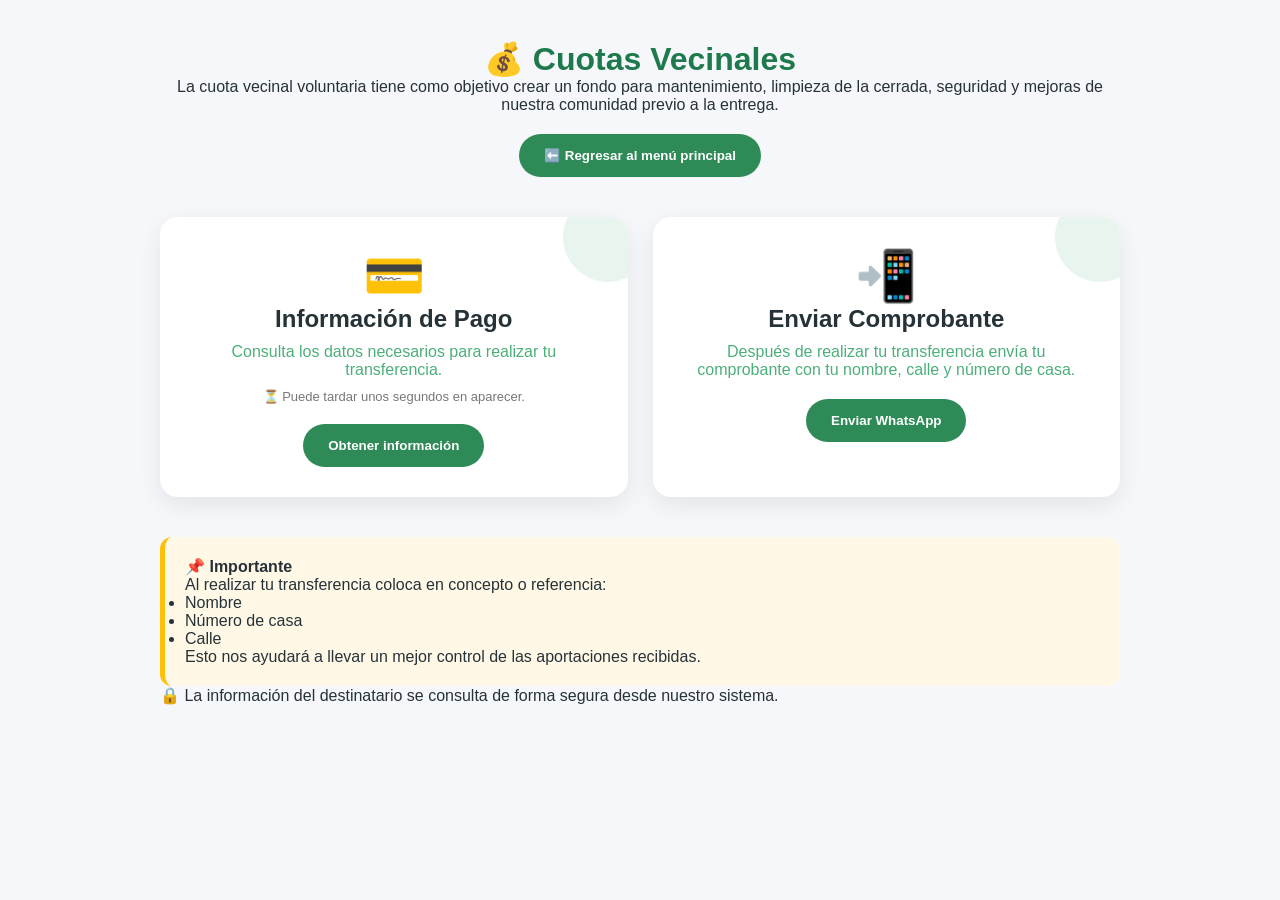
<file: pages/cuotas.html>
<!DOCTYPE html>
<html lang="es">

<head>

<meta charset="UTF-8">
<meta name="viewport" content="width=device-width, initial-scale=1.0">

<title>Cuotas Vecinales</title>

<link rel="stylesheet" href="../style.css">

<style>

body{
    background:#f5f7fa;
    font-family:Arial, Helvetica, sans-serif;
    margin:0;
}

.contenedor{
    max-width:1000px;
    margin:auto;
    padding:40px 20px;
}

.titulo{
    text-align:center;
    margin-bottom:40px;
}

.titulo h1{
    color:#1e7a4d;
}


.cards{

    display:grid;
    grid-template-columns:repeat(auto-fit,minmax(260px,1fr));
    gap:25px;

}


.card{

    background:white;
    border-radius:18px;
    padding:30px;
    text-align:center;
    box-shadow:0 8px 25px rgba(0,0,0,.08);

}


.icono{
    font-size:50px;
}


button{

    margin-top:20px;
    background:#2E8B57;
    color:white;
    border:none;
    padding:14px 25px;
    border-radius:30px;
    cursor:pointer;
    font-weight:bold;

}


button:disabled{

    opacity:.6;

}


.aviso{

    margin-top:40px;
    background:#fff8e6;
    border-left:5px solid #ffc107;
    padding:20px;
    border-radius:12px;

}



/* MODAL */

#modalPago{

    display:none;
    position:fixed;
    top:0;
    left:0;
    width:100%;
    height:100%;
    background:rgba(0,0,0,.6);
    justify-content:center;
    align-items:center;
    z-index:9999;

}


.modalContenido{

    background:white;
    width:90%;
    max-width:450px;
    padding:30px;
    border-radius:20px;
    position:relative;
    text-align:center;

}



.cerrar{

    position:absolute;
    right:15px;
    top:15px;

    background:#eee;
    color:#555;

    width:35px;
    height:35px;

    border-radius:50%;
    border:none;

}



.dato{

    font-size:18px;
    font-weight:bold;
    color:#1e7a4d;

}


</style>

</head>


<body>


<div class="contenedor">


<div class="titulo">

<h1>💰 Cuotas Vecinales</h1>

<p>
La cuota vecinal voluntaria tiene como objetivo crear un fondo para mantenimiento, limpieza de la cerrada, seguridad y mejoras de nuestra comunidad previo a la entrega.
</p>

<a href="../index.html" style="text-decoration:none;">
<button>
⬅️ Regresar al menú principal
</button>
</a>

</div>



<div class="cards">


<div class="card">

<div class="icono">💳</div>

<h2>Información de Pago</h2>

<p>
Consulta los datos necesarios para realizar tu transferencia.
</p>

<p style="font-size:13px;color:#777;">
⏳ Puede tardar unos segundos en aparecer.
</p>


<button id="btnPago">

Obtener información

</button>


</div>



<div class="card">

<div class="icono">📲</div>

<h2>Enviar Comprobante</h2>

<p>
Después de realizar tu transferencia envía tu comprobante con tu nombre, calle y número de casa.
</p>


<button onclick="enviarWhatsapp()">

Enviar WhatsApp

</button>


</div>


</div>



<div class="aviso">


<strong>📌 Importante</strong>

<p>
Al realizar tu transferencia coloca en concepto o referencia:
</p>

<ul>

<li>Nombre</li>
<li>Número de casa</li>
<li>Calle</li>

</ul>


<p>
Esto nos ayudará a llevar un mejor control de las aportaciones recibidas.
</p>


</div>


<p>
🔒 La información del destinatario se consulta de forma segura desde nuestro sistema.
</p>


</div>




<!-- MODAL -->

<div id="modalPago">


<div class="modalContenido">


<button class="cerrar" onclick="cerrarModal()">

✕

</button>


<h2>💳 Datos para transferencia</h2>


<p>
Banco:
<br>
<span class="dato" id="banco"></span>
</p>


<p>
Titular:
<br>
<span class="dato" id="titular"></span>
</p>


<button onclick="copiarTitular()">

👤 Copiar titular

</button>



<p>

Cuenta:
<br>

<span class="dato" id="cuenta"></span>

</p>



<button onclick="copiarCuenta()">

📋 Copiar cuenta

</button>


<br>
<p>

Aportación sugerida:
<br>

$<span id="cuota"></span> MXN

</p>


<p id="mensaje"></p>






</div>

</div>




<script>


const URL_APP =
"https://script.google.com/macros/s/AKfycbyN1sWJhIwe_HEMBWsMz07c9esLnuU7_XZIM2YENPG4z0EhEIaQM_NtbCQUJahRM1XVzw/exec";


let datosPago={};



document.addEventListener("DOMContentLoaded",()=>{


document.getElementById("btnPago")
.addEventListener("click",obtenerPago);


});



async function obtenerPago(){

alert("Espera unos Segundos");

const boton=document.getElementById("btnPago");



boton.innerHTML="⏳ Consultando...";
boton.disabled=true;



try{


const respuesta =
await fetch(URL_APP+"?accion=obtenerPago");



const datos =
await respuesta.json();



datosPago=datos;



document.getElementById("banco").textContent=datos.Banco;

document.getElementById("titular").textContent=datos.Titular;

document.getElementById("cuenta").textContent=datos.Cuenta;

document.getElementById("cuota").textContent=datos.Cuota;

document.getElementById("mensaje").textContent=datos.Mensaje;



document.getElementById("modalPago")
.style.display="flex";


}

catch(error){


alert("No fue posible obtener la información de pago.");

console.log(error);


}



boton.innerHTML="Obtener información";

boton.disabled=false;


}




function cerrarModal(){

document.getElementById("modalPago")
.style.display="none";

}



function copiarTitular(){

navigator.clipboard.writeText(datosPago.Titular);

alert("✅ Titular copiado");

}



function copiarCuenta(){

navigator.clipboard.writeText(datosPago.Cuenta);

alert("✅ Cuenta copiada");

}




function enviarWhatsapp(){


const texto=
`Hola, buen día.

Comparto mi comprobante de la cuota vecinal voluntaria de Real de Palmas Etapa 1.

Nombre:
Calle:
Número de casa:

Gracias.`;


window.open(

"https://wa.me/5216453319616?text="+encodeURIComponent(texto),

"_blank"

);


}



</script>


</body>

</html>
</file>
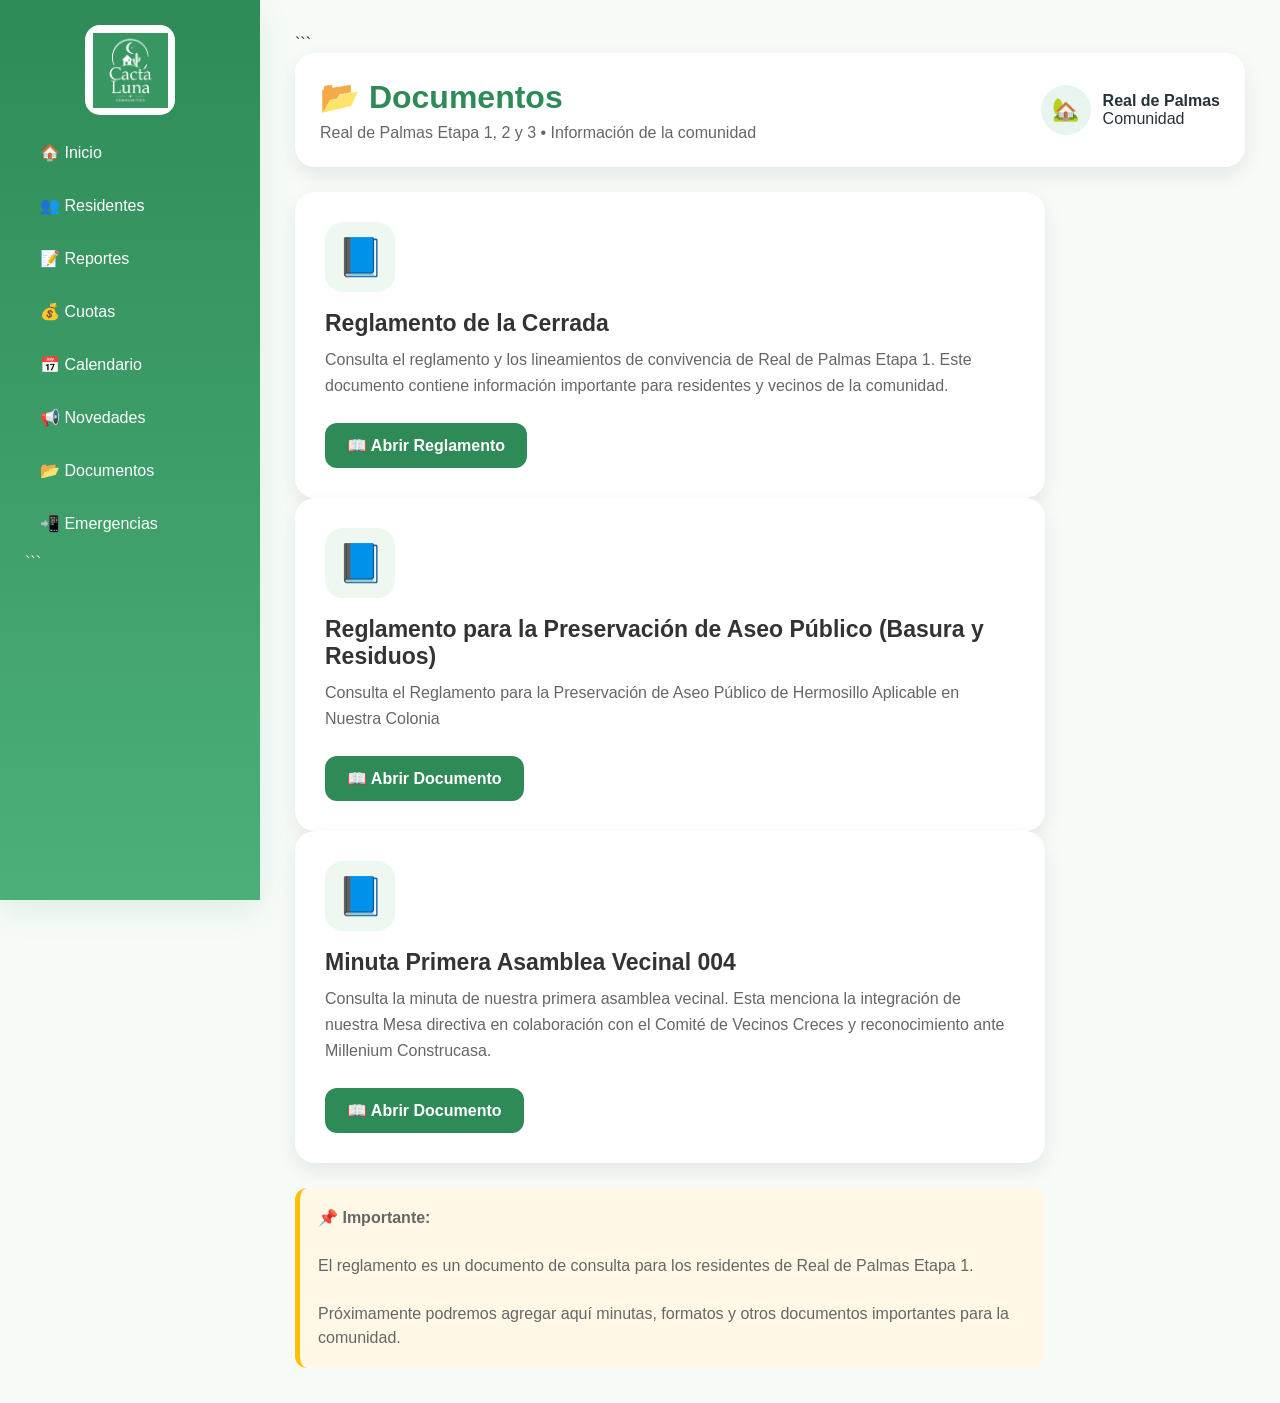
<file: pages/documentos.html>
<!DOCTYPE html>

<html lang="es">

<head>

<meta charset="UTF-8">

<meta name="viewport" content="width=device-width, initial-scale=1">

<title>Documentos | Cacta Luna Communities</title>

<link rel="stylesheet" href="../style.css">

<style>

/* =====================================================
   DOCUMENTOS
===================================================== */

.documentos-contenedor{
    max-width:1100px;
    margin:0 auto;
}

/* ENCABEZADO */

.documentos-header{

    background:white;

    border-radius:20px;

    padding:25px;

    margin-bottom:25px;

    display:flex;

    justify-content:space-between;

    align-items:center;

    box-shadow:0 8px 20px rgba(0,0,0,.08);
}

.documentos-header h1{

    margin:0;

    color:#2E8B57;
}

.documentos-header p{

    margin:8px 0 0;

    color:#666;
}

/* DOCUMENTO */

.documento-card{

    background:white;

    border-radius:20px;

    padding:30px;

    box-shadow:0 8px 20px rgba(0,0,0,.08);

    transition:
        transform .2s ease,
        box-shadow .2s ease;

    max-width:750px;
}

.documento-card:hover{

    transform:translateY(-3px);

    box-shadow:0 12px 25px rgba(0,0,0,.12);
}

/* ICONO */

.documento-icono{

    width:70px;

    height:70px;

    display:flex;

    align-items:center;

    justify-content:center;

    background:#eef7f0;

    border-radius:18px;

    font-size:38px;

    margin-bottom:18px;
}

/* TITULO */

.documento-card h2{

    margin:0 0 10px;

    color:#333;

    font-size:23px;
}

/* TEXTO */

.documento-card p{

    color:#666;

    line-height:1.6;

    margin-bottom:25px;
}

/* BOTON */

.boton-documento{

    display:inline-block;

    background:#2E8B57;

    color:white;

    text-decoration:none;

    padding:13px 22px;

    border-radius:12px;

    font-weight:bold;

    transition:
        background .2s ease,
        transform .2s ease;
}

.boton-documento:hover{

    background:#247047;

    transform:translateY(-2px);
}

/* INFORMACION */

.info-documentos{

    margin-top:25px;

    background:#fff8e6;

    border-left:5px solid #ffc107;

    border-radius:12px;

    padding:18px;

    color:#666;

    max-width:750px;

    line-height:1.5;
}

/* =====================================================
   CELULAR
===================================================== */

@media(max-width:700px){

    .documentos-header{

        padding:20px;

        flex-direction:column;

        align-items:flex-start;

        gap:15px;
    }

    .documentos-header h1{

        font-size:24px;
    }

    .documentos-header p{

        font-size:14px;
    }

    .documento-card{

        padding:22px;

        border-radius:18px;
    }

    .documento-icono{

        width:60px;

        height:60px;

        font-size:32px;
    }

    .documento-card h2{

        font-size:20px;
    }

    .boton-documento{

        width:100%;

        text-align:center;
    }

}

</style>

</head>

<body>

<!-- =====================================================
     BOTÓN MENÚ
===================================================== -->

<button
class="menu-btn"
onclick="toggleMenu()"

>

☰

</button>

<!-- =====================================================
     MENÚ LATERAL
===================================================== -->

<div class="sidebar" id="sidebar">

<!-- LOGO -->

<div class="logo-circle">

    <img
        src="../assets/logo-cacta-luna1.png"
        alt="Cacta Luna Communities"
    >

</div>


<!-- INICIO -->

<a href="../index.html">
    🏠 Inicio
</a>


<!-- RESIDENTES -->

<a href="#">
    👥 Residentes
</a>


<!-- REPORTES -->

<a href="https://script.google.com/macros/s/AKfycbwj4ox8YXeEYcQdDpbGTDzB4OOkUiz5x863nhrR5Fd9Telvf1LVY_K5a5DUUy3oWHEh/exec">
    📝 Reportes
</a>


<!-- CUOTAS -->

<a href="cuotas.html">
    💰 Cuotas
</a>


<!-- CALENDARIO -->

<a href="calendario.html">
    📅 Calendario
</a>


<!-- NOVEDADES -->

<a href="novedades.html">
    📢 Novedades
</a>


<!-- DOCUMENTOS -->

<a href="documentos.html" class="activo">
    📂 Documentos
</a>


<!-- EMERGENCIAS -->

<a
    href="https://wa.me/5216621665671?text=Hola,%20solicito%20apoyo%20de%20emergencia%20vecinal%20en%20Real%20de%20Palmas%20Etapa%201"
    target="_blank"
>
    📲 Emergencias
</a>
```

</div>

<!-- =====================================================
     CONTENIDO PRINCIPAL
===================================================== -->

<div class="main">

```
<div class="documentos-contenedor">


    <!-- ENCABEZADO -->

    <header class="documentos-header">


        <div>

            <h1>
                📂 Documentos
            </h1>

            <p>
                Real de Palmas Etapa 1, 2 y 3 • Información de la comunidad
            </p>

        </div>


        <div class="profile">

            <div class="avatar">
                🏡
            </div>

            <div>

                <strong>
                    Real de Palmas
                </strong>

                <br>

                Comunidad

            </div>

        </div>


    </header>


    <!-- =================================================
         REGLAMENTO
    ================================================== -->

    <div class="documento-card">


        <div class="documento-icono">
            📘
        </div>


        <h2>
            Reglamento de la Cerrada
        </h2>


        <p>

            Consulta el reglamento y los lineamientos
            de convivencia de Real de Palmas Etapa 1.

            Este documento contiene información importante
            para residentes y vecinos de la comunidad.

        </p>


        <a
            class="boton-documento"
            href="https://docs.google.com/document/d/1CFvEmVLeIdKFc_N9Pv8Sf-WK1PNkLzlCWz2XYnuXtVs/edit?usp=sharing"
            target="_blank"
        >

            📖 Abrir Reglamento

        </a>


    </div>

     <!-- =================================================
Botes de Basura
   ================================================== -->

    <div class="documento-card">


        <div class="documento-icono">
            📘
        </div>


        <h2>
Reglamento para la Preservación de Aseo Público (Basura y  Residuos)
        </h2>


        <p>

            Consulta el Reglamento para la Preservación de Aseo Público de Hermosillo Aplicable en Nuestra Colonia
        </p>


        <a
            class="boton-documento"
            href="https://docs.google.com/document/d/16g_QserSAc7p_T763zDnX0lhOZCAkHHCR4dXQutnaSk/edit?usp=sharing"
        >

            📖 Abrir Documento

        </a>


    </div>


   <!-- =================================================
MINUTAS
   ================================================== -->

    <div class="documento-card">


        <div class="documento-icono">
            📘
        </div>


        <h2>
            Minuta Primera Asamblea Vecinal 004
        </h2>


        <p>

            Consulta la minuta de nuestra primera asamblea vecinal. Esta menciona la integración de
           nuestra Mesa directiva en colaboración con el Comité de Vecinos Creces y reconocimiento
           ante Millenium Construcasa.

        </p>


        <a
            class="boton-documento"
            href="https://docs.google.com/document/d/1mBZAbA6TqEmmYr4j6322ebVZ845tob4jCp3EOQPNU-g/edit?usp=sharing"
        >

            📖 Abrir Documento

        </a>


    </div>


    <!-- =================================================
         INFORMACIÓN
    ================================================== -->

    <div class="info-documentos">

        <strong>
            📌 Importante:
        </strong>

        <br><br>

        El reglamento es un documento de consulta
        para los residentes de Real de Palmas Etapa 1.

        <br><br>

        Próximamente podremos agregar aquí
        minutas, formatos y otros documentos
        importantes para la comunidad.

    </div>


</div>


</div>

<!-- =====================================================
     JAVASCRIPT MENÚ
===================================================== -->

<script>

function toggleMenu(){

    document
        .getElementById("sidebar")
        .classList
        .toggle("show");

}

</script>

</body>

</html>
</file>
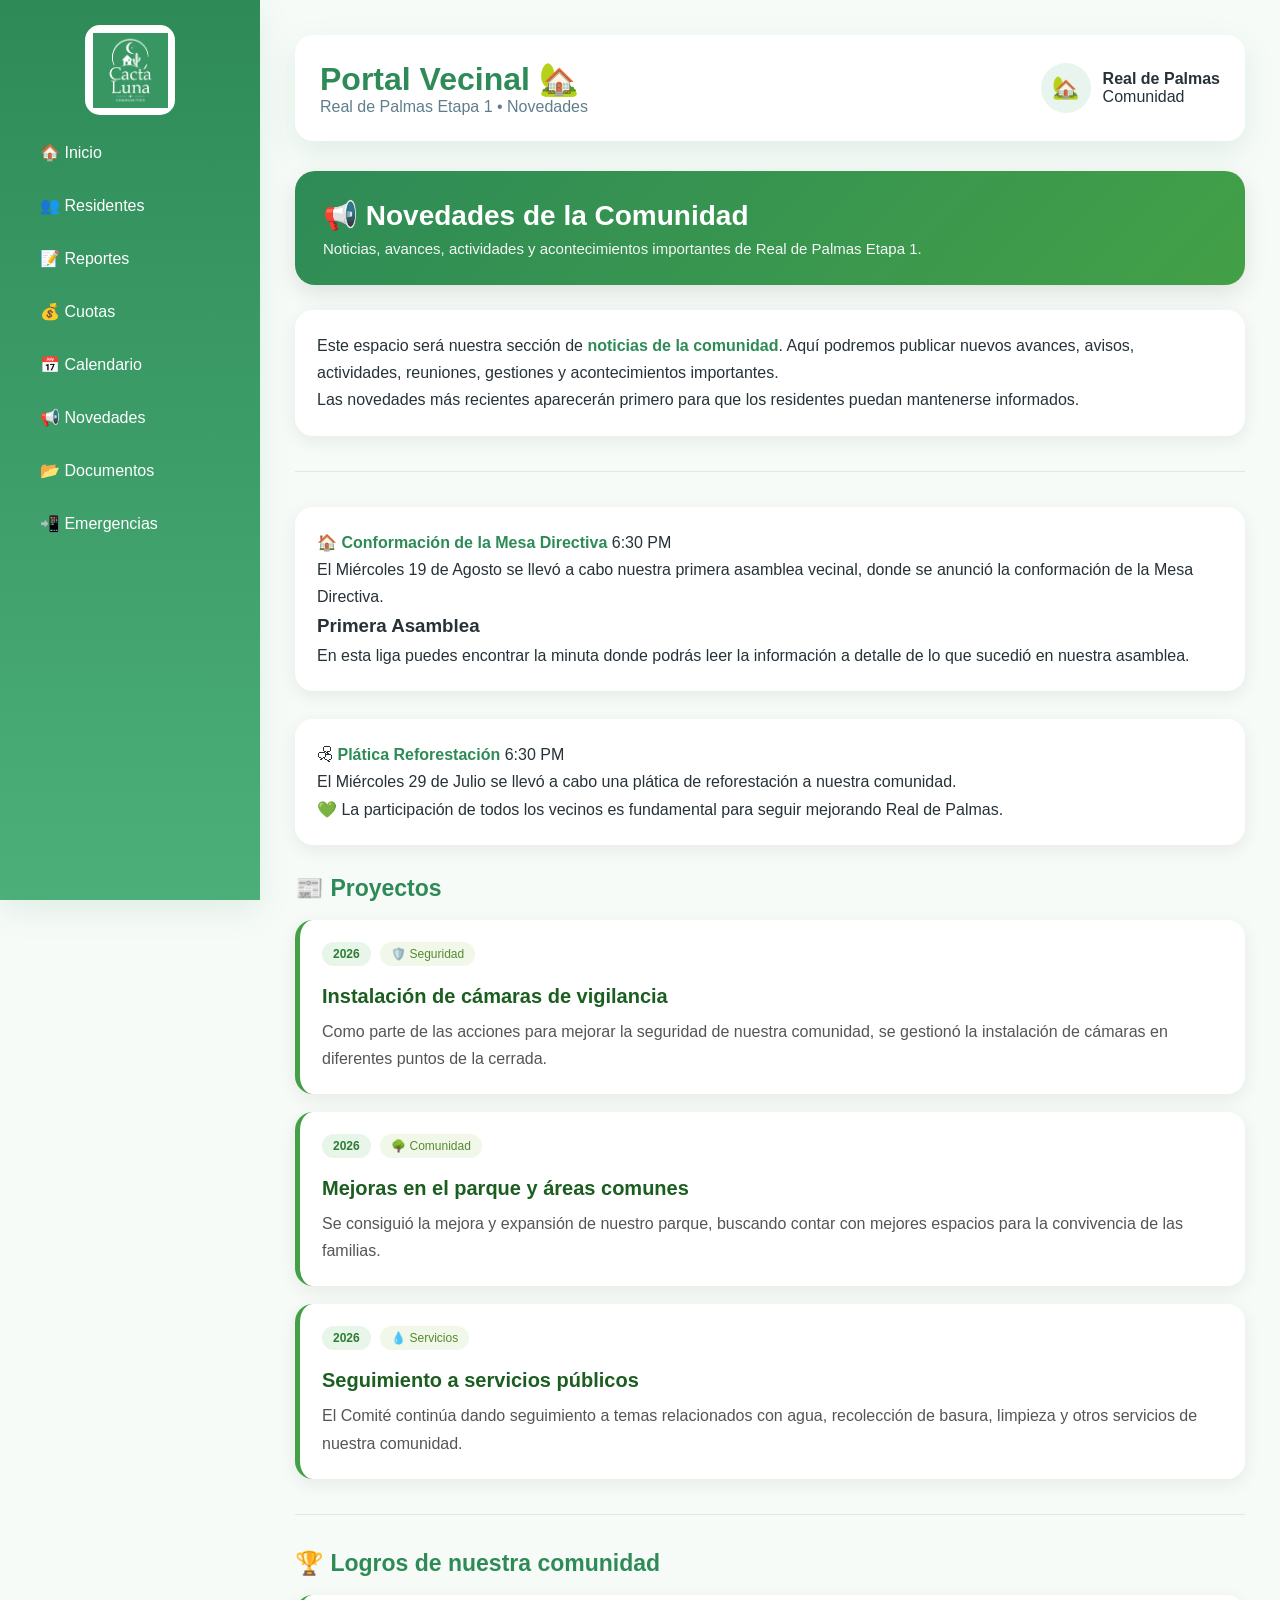
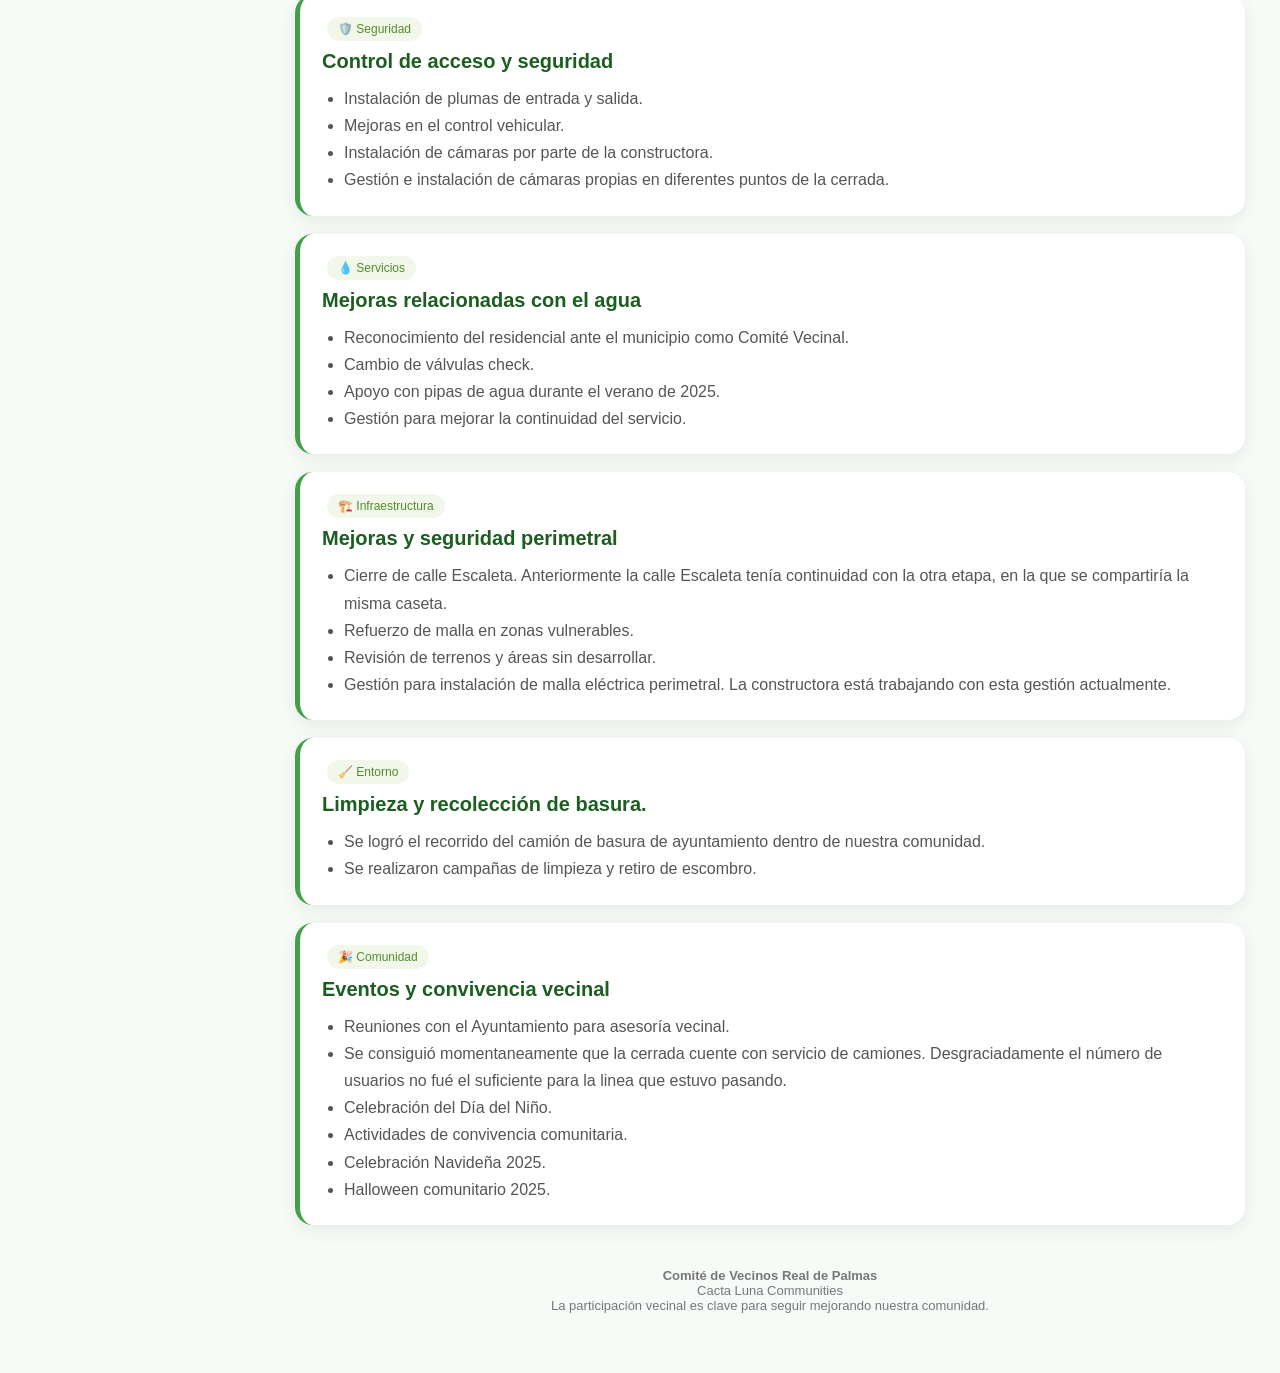
<file: pages/novedades.html>
<!DOCTYPE html>
<html lang="es">

<head>

<meta charset="UTF-8">

<meta name="viewport" content="width=device-width, initial-scale=1">

<title>Novedades | Cacta Luna Communities</title>

<link rel="stylesheet" href="../style.css">


<style>

/* =====================================================
   NOVEDADES
===================================================== */

.novedades-contenedor{
    max-width:1100px;
    margin:auto;
}


/* ENCABEZADO */

.novedades-header{

    background:linear-gradient(
        135deg,
        #2E8B57,
        #43A047
    );

    color:white;

    padding:28px;

    border-radius:20px;

    margin-bottom:25px;

    box-shadow:0 8px 25px rgba(0,0,0,.10);

}

.novedades-header h2{

    margin:0 0 8px;

    font-size:28px;

}

.novedades-header p{

    margin:0;

    font-size:15px;

    opacity:.95;

}


/* INTRO */

.novedades-intro{

    background:white;

    padding:22px;

    border-radius:18px;

    margin-bottom:28px;

    box-shadow:0 5px 18px rgba(0,0,0,.07);

    line-height:1.7;

}

.novedades-intro strong{

    color:#2E8B57;

}


/* TITULOS */

.titulo-novedades{

    color:#2E8B57;

    margin:30px 0 18px;

    font-size:23px;

}


/* TARJETAS */

.noticia{

    background:white;

    border-radius:18px;

    padding:22px;

    margin-bottom:18px;

    border-left:5px solid #43A047;

    box-shadow:0 5px 18px rgba(0,0,0,.07);

    transition:.2s ease;

}

.noticia:hover{

    transform:translateY(-3px);

    box-shadow:0 10px 25px rgba(0,0,0,.10);

}


/* FECHA */

.fecha{

    display:inline-block;

    background:#E8F5E9;

    color:#2E7D32;

    padding:5px 11px;

    border-radius:20px;

    font-size:12px;

    font-weight:bold;

    margin-bottom:10px;

}


/* CATEGORIA */

.categoria{

    display:inline-block;

    background:#F1F8E9;

    color:#558B2F;

    padding:5px 11px;

    border-radius:20px;

    font-size:12px;

    margin-left:5px;

}


/* TITULO NOTICIA */

.noticia h3{

    margin:9px 0 10px;

    color:#1B5E20;

    font-size:20px;

}


/* TEXTO */

.noticia p{

    margin:0;

    color:#555;

    line-height:1.7;

}


/* LISTA */

.noticia ul{

    margin-top:12px;

    padding-left:22px;

    color:#555;

    line-height:1.7;

}


/* IMAGEN */

.noticia img{

    width:100%;

    max-height:400px;

    object-fit:cover;

    border-radius:14px;

    margin-top:16px;

}


/* SEPARADOR */

.separador{

    height:1px;

    background:#e5e5e5;

    margin:35px 0;

}


/* FOOTER */

.novedades-footer{

    text-align:center;

    color:#777;

    font-size:13px;

    padding:25px 10px;

}


/* MOVIL */

@media(max-width:700px){

    .novedades-header{

        padding:22px;

        border-radius:16px;

    }

    .novedades-header h2{

        font-size:24px;

    }

    .noticia{

        padding:18px;

    }

}

</style>

</head>


<body>


<!-- =====================================================
     BOTÓN MENÚ
===================================================== -->

<button
    class="menu-btn"
    onclick="toggleMenu()"
>
    ☰
</button>



<!-- =====================================================
     SIDEBAR
===================================================== -->

<div
    class="sidebar"
    id="sidebar"
>


    <div class="logo-circle">

        <img
            src="../assets/logo-cacta-luna1.png"
            alt="Cacta Luna Communities"
        >

    </div>


    <a href="../index.html">
        🏠 Inicio
    </a>


    <a href="#">
        👥 Residentes
    </a>


    <!-- REPORTES -->

   
    <a
        href="https://script.google.com/macros/s/AKfycbwj4ox8YXeEYcQdDpbGTDzB4OOkUiz5x863nhrR5Fd9Telvf1LVY_K5a5DUUy3oWHEh/exec"
        target="_blank"
    >
        📝 Reportes
    </a>


    <a href="cuotas.html">
        💰 Cuotas
    </a>


    <a href="calendario.html">
        📅 Calendario
    </a>


    <a
        href="novedades.html"
        class="activo"
    >
        📢 Novedades
    </a>


    <a href="documentos.html">
        📂 Documentos
    </a>


    <a
        href="https://wa.me/5216621665671?text=Hola,%20solicito%20apoyo%20de%20emergencia%20vecinal%20en%20Real%20de%20Palmas%20Etapa%201"
        target="_blank"
    >
        📲 Emergencias
    </a>


</div>



<!-- =====================================================
     CONTENIDO PRINCIPAL
===================================================== -->

<div class="main">


<header class="topbar">


    <div>

        <h1>
            Portal Vecinal 🏡
        </h1>

        <p>
            Real de Palmas Etapa 1 • Novedades
        </p>

    </div>


    <div class="profile">


        <div class="avatar">
            🏡
        </div>


        <div>

            <strong>
                Real de Palmas
            </strong>

            <br>

            Comunidad

        </div>


    </div>


</header>



<!-- =====================================================
     CONTENIDO
===================================================== -->

<main class="novedades-contenedor">


    <!-- ENCABEZADO -->

    <section class="novedades-header">

        <h2>
            📢 Novedades de la Comunidad
        </h2>

        <p>
            Noticias, avances, actividades y
            acontecimientos importantes de
            Real de Palmas Etapa 1.
        </p>

    </section>



    <!-- INTRO -->

    <section class="novedades-intro">

        <p>

            Este espacio será nuestra sección de
            <strong>noticias de la comunidad</strong>.

            Aquí podremos publicar nuevos avances,
            avisos, actividades, reuniones,
            gestiones y acontecimientos importantes.

        </p>

        <p>

            Las novedades más recientes aparecerán
            primero para que los residentes puedan
            mantenerse informados.

        </p>

    </section>

<!-- =================================================
         FUTURAS NOVEDADES
    ================================================== -->

    <div class="separador"></div>

   <section class="novedades-intro">
        <p>
         🏠 <strong>Conformación de la Mesa Directiva</strong>
6:30 PM </BR>
           El Miércoles 19 de Agosto se llevó a cabo nuestra primera asamblea
      vecinal, donde se anunció la conformación de la Mesa Directiva. 
                
        </p>

        <p>
  <a href="https://docs.google.com/document/d/1mBZAbA6TqEmmYr4j6322ebVZ845tob4jCp3EOQPNU-g/edit?tab=t.0#heading=h.hvonqrkrid33" target="_blank">
    <h3>Primera Asamblea</h3> </a>  En esta liga puedes encontrar la minuta donde podrás leer la 
           información a detalle de lo que sucedió en nuestra asamblea.
</p>
           
      
    </section>

    <section class="novedades-intro">
        <p>
          🗫 <strong>Plática Reforestación</strong>
6:30 PM </BR>
           El Miércoles 29 de Julio se llevó a cabo una plática
           de reforestación a nuestra comunidad. 
                
        </p>

        <p>

            💚 La participación de todos los vecinos
            es fundamental para seguir mejorando
            Real de Palmas.

        </p>

    </section>

    <!-- =================================================
         NOTICIAS RECIENTES
    ================================================== -->

    <h2 class="titulo-novedades">
        📰 Proyectos
    </h2>



    <!-- NOTICIA 1 -->

    <article class="noticia">

        <span class="fecha">
            2026
        </span>

        <span class="categoria">
            🛡️ Seguridad
        </span>


        <h3>
            Instalación de cámaras de vigilancia
        </h3>


        <p>

            Como parte de las acciones para mejorar
            la seguridad de nuestra comunidad,
            se gestionó la instalación de cámaras
            en diferentes puntos de la cerrada.

        </p>

    </article>



    <!-- NOTICIA 2 -->

    <article class="noticia">

        <span class="fecha">
            2026
        </span>

        <span class="categoria">
            🌳 Comunidad
        </span>


        <h3>
            Mejoras en el parque y áreas comunes
        </h3>


        <p>

            Se consiguió la mejora y expansión
            de nuestro parque, buscando contar
            con mejores espacios para la convivencia
            de las familias.

        </p>

    </article>



    <!-- NOTICIA 3 -->

    <article class="noticia">

        <span class="fecha">
            2026
        </span>

        <span class="categoria">
            💧 Servicios
        </span>


        <h3>
            Seguimiento a servicios públicos
        </h3>


        <p>

            El Comité continúa dando seguimiento
            a temas relacionados con agua,
            recolección de basura, limpieza y
            otros servicios de nuestra comunidad.

        </p>

    </article>



    <!-- =================================================
         SEPARADOR
    ================================================== -->

    <div class="separador"></div>

   


    <!-- =================================================
         LOGROS
    ================================================== -->

    <h2 class="titulo-novedades">
        🏆 Logros de nuestra comunidad
    </h2>



    <!-- SEGURIDAD -->

    <article class="noticia">

        <span class="categoria">
            🛡️ Seguridad
        </span>


        <h3>
            Control de acceso y seguridad
        </h3>


        <ul>

            <li>
                Instalación de plumas de entrada
                y salida.
            </li>

            <li>
                Mejoras en el control vehicular.
            </li>

            <li>
                Instalación de cámaras por parte
                de la constructora.
            </li>

            <li>
                Gestión e instalación de cámaras
                propias en diferentes puntos
                de la cerrada.
            </li>

        </ul>

    </article>



    <!-- AGUA -->

    <article class="noticia">

        <span class="categoria">
            💧 Servicios
        </span>


        <h3>
            Mejoras relacionadas con el agua
        </h3>


        <ul>

            <li>
                Reconocimiento del residencial
                ante el municipio como Comité Vecinal.
            </li>

            <li>
                Cambio de válvulas check.
            </li>

            <li>
                Apoyo con pipas de agua durante
                el verano de 2025.
            </li>

            <li>
                Gestión para mejorar la continuidad
                del servicio.
            </li>

        </ul>

    </article>



    <!-- INFRAESTRUCTURA -->

    <article class="noticia">

        <span class="categoria">
            🏗️ Infraestructura
        </span>


        <h3>
            Mejoras y seguridad perimetral
        </h3>


        <ul>

            <li>
                Cierre de calle Escaleta. Anteriormente la calle Escaleta tenía continuidad con la otra etapa, en la que se compartiría
               la misma caseta.
            </li>

            <li>
                Refuerzo de malla en zonas vulnerables.
            </li>

            <li>
                Revisión de terrenos y áreas
                sin desarrollar.
            </li>

            <li>
                Gestión para instalación de
                malla eléctrica perimetral. 
               La constructora está trabajando con esta gestión actualmente.
            </li>

        </ul>

    </article>



    <!-- LIMPIEZA -->

    <article class="noticia">

        <span class="categoria">
            🧹 Entorno
        </span>


        <h3>
            Limpieza y recolección de basura. 
        </h3>


        <ul>

            <li>
                Se logró el recorrido del camión
                de basura de ayuntamiento dentro de nuestra comunidad.
            </li>

            <li>
                Se realizaron campañas de limpieza
                y retiro de escombro. 
            </li>

        </ul>

    </article>



    <!-- COMUNIDAD -->

    <article class="noticia">

        <span class="categoria">
            🎉 Comunidad
        </span>


        <h3>
            Eventos y convivencia vecinal
        </h3>


        <ul>

            <li>
                Reuniones con el Ayuntamiento
                para asesoría vecinal.
            </li>

                <li>
               Se consiguió momentaneamente que la cerrada cuente con servicio de camiones. Desgraciadamente el número de usuarios no fué el suficiente para la linea que estuvo pasando.
            </li>

            <li>
                Celebración del Día del Niño.
            </li>

            <li>
                Actividades de convivencia comunitaria.
            </li>

            <li>
                Celebración Navideña 2025.
            </li>

            <li>
                Halloween comunitario 2025.
            </li>

        </ul>

    </article>



 


    <!-- FOOTER -->

    <footer class="novedades-footer">

        <p>
            <strong>
                Comité de Vecinos Real de Palmas
            </strong>
        </p>

        <p>
            Cacta Luna Communities
        </p>

        <p>
            La participación vecinal es clave
            para seguir mejorando nuestra comunidad.
        </p>

    </footer>


</main>


</div>



<!-- =====================================================
     JAVASCRIPT DEL MENÚ
===================================================== -->

<script>

function toggleMenu(){

    document
        .getElementById("sidebar")
        .classList
        .toggle("show");

}

</script>


</body>

</html>
</file>
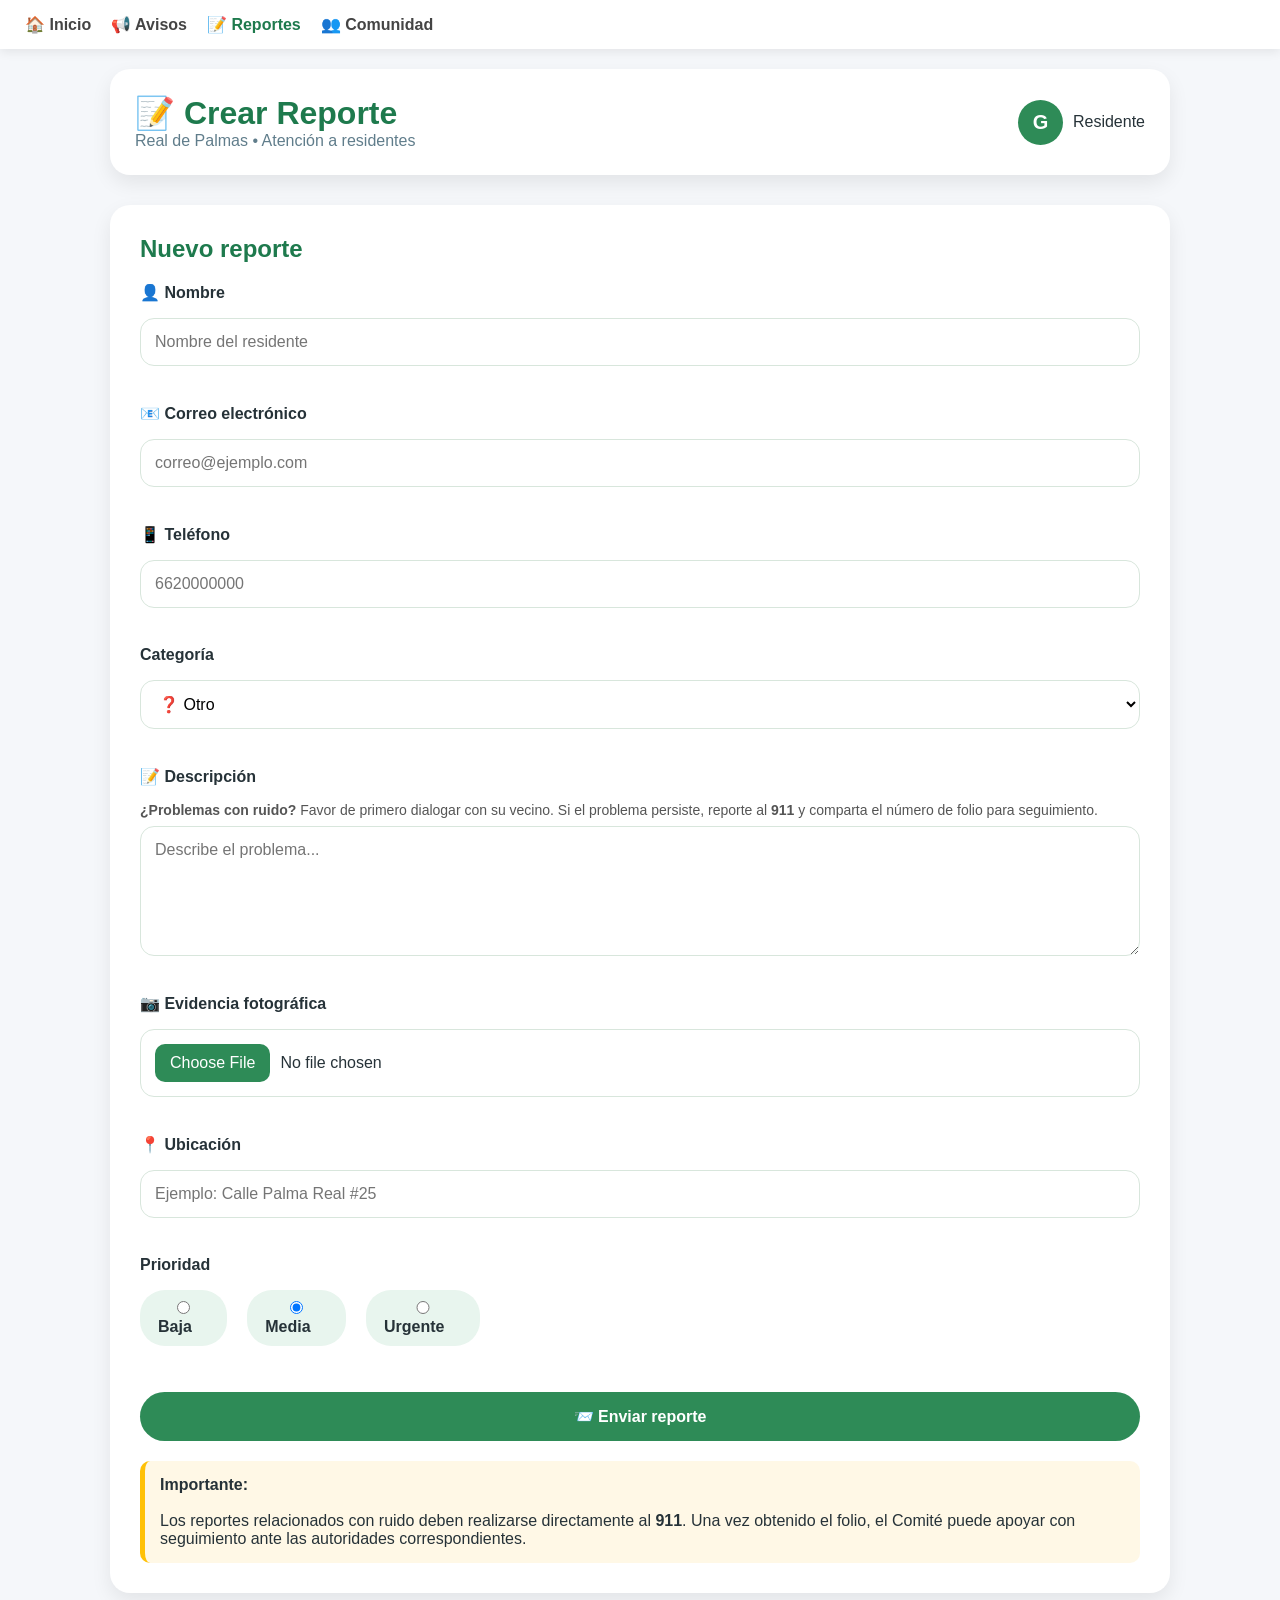
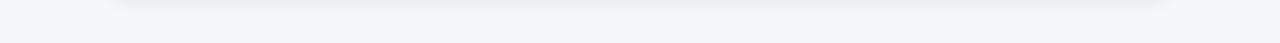
<file: pages/reportes.html>
<!DOCTYPE html>
<html lang="es">

<head>

<meta charset="UTF-8">

<meta name="viewport" content="width=device-width, initial-scale=1">

<title>Reportes | Cacta Luna Communities</title>

<link rel="stylesheet" href="../style.css">


<style>

body{
    background:#f5f7fa;
    font-family:Arial, Helvetica, sans-serif;
    margin:0;
}


/* NAVEGACION */

.app-nav{

    background:white;
    display:flex;
    gap:20px;
    padding:15px 25px;
    box-shadow:0 3px 10px rgba(0,0,0,.08);

}


.app-nav a{

    text-decoration:none;
    color:#444;
    font-weight:bold;

}


.app-nav .activo{

    color:#1e7a4d;

}


/* CONTENIDO */

.main{

    max-width:1100px;
    margin:auto;
    padding:20px;

}



/* ENCABEZADO */


.topbar{

    background:white;
    padding:25px;
    border-radius:20px;
    display:flex;
    justify-content:space-between;
    align-items:center;
    box-shadow:0 8px 20px rgba(0,0,0,.08);

}



.topbar h1{

    margin:0;
    color:#1e7a4d;

}



.profile{

    display:flex;
    align-items:center;
    gap:10px;

}



.avatar{

    width:45px;
    height:45px;
    border-radius:50%;
    background:#2E8B57;
    color:white;
    display:flex;
    align-items:center;
    justify-content:center;
    font-weight:bold;
    font-size:20px;

}




/* PANEL */


.panel{

    background:white;
    margin-top:25px;
    padding:30px;
    border-radius:20px;
    box-shadow:0 8px 20px rgba(0,0,0,.08);

}



.panel h2{

    color:#1e7a4d;

}



/* FORMULARIO */


.campo{

    margin-bottom:20px;

}



.campo label{

    display:block;
    font-weight:bold;
    margin-bottom:8px;

}



input,
select,
textarea{

    width:100%;
    padding:12px;
    border-radius:10px;
    border:1px solid #ddd;
    box-sizing:border-box;
    font-size:15px;

}



textarea{

    height:120px;
    resize:none;

}




.btn{

    width:100%;
    background:#2E8B57;
    color:white;
    border:none;
    padding:15px;
    border-radius:30px;
    cursor:pointer;
    font-size:16px;
    font-weight:bold;

}



.btn:hover{

    background:#1e7a4d;

}




.prioridad{

    display:flex;
    gap:20px;

}



.info{

    margin-top:20px;
    background:#fff8e6;
    border-left:5px solid #ffc107;
    padding:15px;
    border-radius:10px;

}





@media(max-width:700px){


.topbar{

flex-direction:column;
gap:20px;

}


.app-nav{

overflow:auto;

}


}



</style>


</head>


<body>

    <!-- NAVEGACION APP -->

<nav class="app-nav">

<a href="../index.html">
🏠 Inicio
</a>


<a href="novedades.html">
📢 Avisos
</a>


<a href="reportes.html" class="activo">
📝 Reportes
</a>


<a href="comunidad.html">
👥 Comunidad
</a>


</nav>




<div class="main">



<header class="topbar">


<div>

<h1>
📝 Crear Reporte
</h1>


<p>
Real de Palmas • Atención a residentes
</p>


</div>




<div class="profile">


<div class="avatar">
G
</div>


<div>

Residente

</div>


</div>



</header>







<div class="panel">


<h2>
Nuevo reporte
</h2>





<form id="formReporte">





<div class="campo">

<label>
👤 Nombre
</label>


<input

type="text"

id="nombre"

placeholder="Nombre del residente"

required

>

</div>








<div class="campo">

<label>
📧 Correo electrónico
</label>


<input

type="email"

id="correo"

placeholder="correo@ejemplo.com"

required

>


</div>








<div class="campo">

<label>
📱 Teléfono
</label>


<input

type="tel"

id="telefono"

placeholder="6620000000"

required

>


</div>








<div class="campo">

<label>
Categoría
</label>



<select id="tipo">


<option>
❓ Otro
</option>

<option>
🔊 Ruido
</option>
    
<option>
🚰 Agua
</option>
    
<option>
🚨 Seguridad
</option>
    
   
 

</select>


</div>










<div class="campo">


<label>
📝 Descripción
</label>



<p style="font-size:14px;color:#555;">


<strong>
¿Problemas con ruido?
</strong>

Favor de primero dialogar con su vecino.

Si el problema persiste, reporte al

<strong>911</strong>

y comparta el número de folio para seguimiento.


</p>




<textarea

id="descripcion"

placeholder="Describe el problema..."

required

></textarea>



</div>









<div class="campo">


<label>
📷 Evidencia fotográfica
</label>


<input

type="file"

id="foto"

accept="image/*"

>


</div>









<div class="campo">


<label>
📍 Ubicación
</label>


<input

type="text"

id="ubicacion"

placeholder="Ejemplo: Calle Palma Real #25"

>


</div>









<div class="campo">


<label>
Prioridad
</label>



<div class="prioridad">



<label>

<input

type="radio"

name="prioridad"

value="Baja"

>

Baja

</label>





<label>

<input

type="radio"

name="prioridad"

value="Media"

checked

>

Media

</label>





<label>

<input

type="radio"

name="prioridad"

value="Urgente"

>

Urgente

</label>



</div>


</div>








<button
type="button"
class="btn"
id="btnEnviar"
onclick="enviarReporte()"
>
📨 Enviar reporte
</button>







</form>









<div class="info">


<strong>
Importante:
</strong>


<br><br>


Los reportes relacionados con ruido deben realizarse directamente al

<strong>911</strong>.

Una vez obtenido el folio, el Comité puede apoyar con seguimiento ante las autoridades correspondientes.



</div>







</div>



</div>

<script>

const URL_APP_SCRIPT =
"https://script.google.com/macros/s/AKfycbyE0cjTI0KaBss_Cnk7BXGD4SQhsGretJhRQc4qfBuaTTFteGGtTy-xmDboAZObcZRqIw/exec";


function enviarReporte(){

    const boton =
        document.getElementById("btnEnviar");

    if(!boton){

        alert("❌ No se encontró el botón de envío.");

        return;
    }


    boton.disabled = true;

    boton.innerHTML =
        "⏳ Procesando reporte...";


    // ==================================================
    // DATOS DEL FORMULARIO
    // ==================================================

    const nombre =
        document.getElementById("nombre").value.trim();

    const correo =
        document.getElementById("correo").value.trim();

    const telefono =
        document.getElementById("telefono").value.trim();

    const tipo =
        document.getElementById("tipo").value;

    const descripcion =
        document.getElementById("descripcion").value.trim();

    const ubicacion =
        document.getElementById("ubicacion").value.trim();


    const prioridadSeleccionada =
        document.querySelector(
            'input[name="prioridad"]:checked'
        );


    const prioridad =
        prioridadSeleccionada
            ? prioridadSeleccionada.value
            : "Normal";


    // ==================================================
    // FOTO
    // ==================================================

    const campoFoto =
        document.getElementById("foto");


    const archivo =
        campoFoto &&
        campoFoto.files &&
        campoFoto.files.length > 0
            ? campoFoto.files[0]
            : null;


    console.log(
        "Archivo seleccionado:",
        archivo
    );


    // ==================================================
    // RESTAURAR BOTÓN
    // ==================================================

    function restaurarBoton(){

        boton.disabled = false;

        boton.innerHTML =
            "📨 Enviar reporte";

    }


    // ==================================================
    // ENVIAR DATOS AL APPS SCRIPT
    // ==================================================

    function enviarDatos(
        imagenBase64,
        nombreArchivo
    ){

        const datos = {

            nombre:
                nombre,

            correo:
                correo,

            telefono:
                telefono,

            tipo:
                tipo,

            descripcion:
                descripcion,

            ubicacion:
                ubicacion,

            prioridad:
                prioridad,

            imagen:
                imagenBase64 || "",

            nombreArchivo:
                nombreArchivo || ""

        };


        console.log(
            "================================"
        );

        console.log(
            "ENVIANDO REPORTE"
        );

        console.log(
            "Tiene imagen:",
            imagenBase64
                ? "SÍ"
                : "NO"
        );

        console.log(
            "Nombre archivo:",
            nombreArchivo
        );

        console.log(
            "================================"
        );


        fetch(
            URL_APP_SCRIPT,
            {

                method: "POST",

                headers: {

                    "Content-Type":
                        "text/plain;charset=utf-8"

                },

                body:
                    JSON.stringify(datos)

            }
        )

        .then(
            respuesta =>
                respuesta.text()
        )

        .then(
            texto => {

                console.log(
                    "Respuesta Apps Script:",
                    texto
                );


                let resultado;


                try{

                    resultado =
                        JSON.parse(texto);

                }

                catch(error){

                    console.error(
                        "Respuesta inválida:",
                        texto
                    );

                    throw new Error(
                        "El servidor no devolvió una respuesta válida."
                    );

                }


                // ==================================================
                // REPORTE CORRECTO
                // ==================================================

                if(
                    resultado.ok === true ||
                    resultado.estado === "ok"
                ){

                    alert(

                        "✅ REPORTE ENVIADO CORRECTAMENTE\n\n" +

                        "📄 Folio: " +

                        (
                            resultado.folio ||
                            "No disponible"
                        ) +

                        "\n\n" +

                        "El Comité dará seguimiento a tu reporte."

                    );


                    const formulario =
                        document.getElementById(
                            "formReporte"
                        );


                    if(formulario){

                        formulario.reset();

                    }

                }


                // ==================================================
                // ERROR
                // ==================================================

                else{

                    alert(

                        "⚠️ El reporte fue procesado, " +
                        "pero se recibió una respuesta de error.\n\n" +

                        "Folio: " +

                        (
                            resultado.folio ||
                            "No disponible"
                        ) +

                        "\n\n" +

                        "Detalle: " +

                        (
                            resultado.error ||
                            "Error desconocido."
                        )

                    );

                }


                restaurarBoton();

            }
        )

        .catch(
            error => {

                console.error(
                    "Error al enviar:",
                    error
                );


                alert(

                    "❌ No se pudo enviar el reporte.\n\n" +

                    error.message

                );


                restaurarBoton();

            }
        );

    }


    // ==================================================
    // SIN FOTO
    // ==================================================

    if(!archivo){

        console.log(
            "Reporte sin fotografía."
        );


        enviarDatos(
            "",
            ""
        );


        return;

    }


    // ==================================================
    // VALIDAR QUE SEA IMAGEN
    // ==================================================

    if(
        !archivo.type.startsWith("image/")
    ){

        alert(
            "❌ El archivo seleccionado no es una imagen."
        );


        restaurarBoton();

        return;

    }


    // ==================================================
    // VALIDAR TAMAÑO
    // ==================================================

    if(
        archivo.size >
        10 * 1024 * 1024
    ){

        alert(

            "📸 La fotografía es demasiado grande.\n\n" +

            "Selecciona una imagen menor a 10 MB."

        );


        restaurarBoton();

        return;

    }


    // ==================================================
    // LEER FOTO
    // ==================================================

    const lector =
        new FileReader();


    lector.onload =
        function(evento){

            const imagen =
                new Image();


            imagen.onload =
                function(){

                    // ==========================================
                    // REDUCIR IMAGEN
                    // ==========================================

                    const MAX_ANCHO =
                        1600;


                    let ancho =
                        imagen.width;


                    let alto =
                        imagen.height;


                    if(
                        ancho >
                        MAX_ANCHO
                    ){

                        const proporcion =
                            MAX_ANCHO /
                            ancho;


                        ancho =
                            MAX_ANCHO;


                        alto =
                            Math.round(
                                alto *
                                proporcion
                            );

                    }


                    // ==========================================
                    // CANVAS
                    // ==========================================

                    const canvas =
                        document.createElement(
                            "canvas"
                        );


                    canvas.width =
                        ancho;


                    canvas.height =
                        alto;


                    const contexto =
                        canvas.getContext(
                            "2d"
                        );


                    contexto.drawImage(

                        imagen,

                        0,

                        0,

                        ancho,

                        alto

                    );


                    // ==========================================
                    // CONVERTIR A JPEG
                    // ==========================================

                    const imagenComprimida =
                        canvas.toDataURL(
                            "image/jpeg",
                            0.80
                        );


                    console.log(
                        "Imagen preparada para envío."
                    );


                    console.log(

                        "Tamaño aproximado:",

                        Math.round(

                            imagenComprimida.length /
                            1024

                        ) +

                        " KB"

                    );


                    // ==========================================
                    // ENVIAR
                    // ==========================================

                    enviarDatos(

                        imagenComprimida,

                        archivo.name

                    );

                };


            imagen.onerror =
                function(){

                    alert(
                        "❌ No se pudo procesar la fotografía."
                    );


                    restaurarBoton();

                };


            imagen.src =
                evento.target.result;

        };


    lector.onerror =
        function(){

            alert(
                "❌ No se pudo leer la fotografía."
            );


            restaurarBoton();

        };


    lector.readAsDataURL(
        archivo
    );

}

</script>




</body>

</html>
</file>
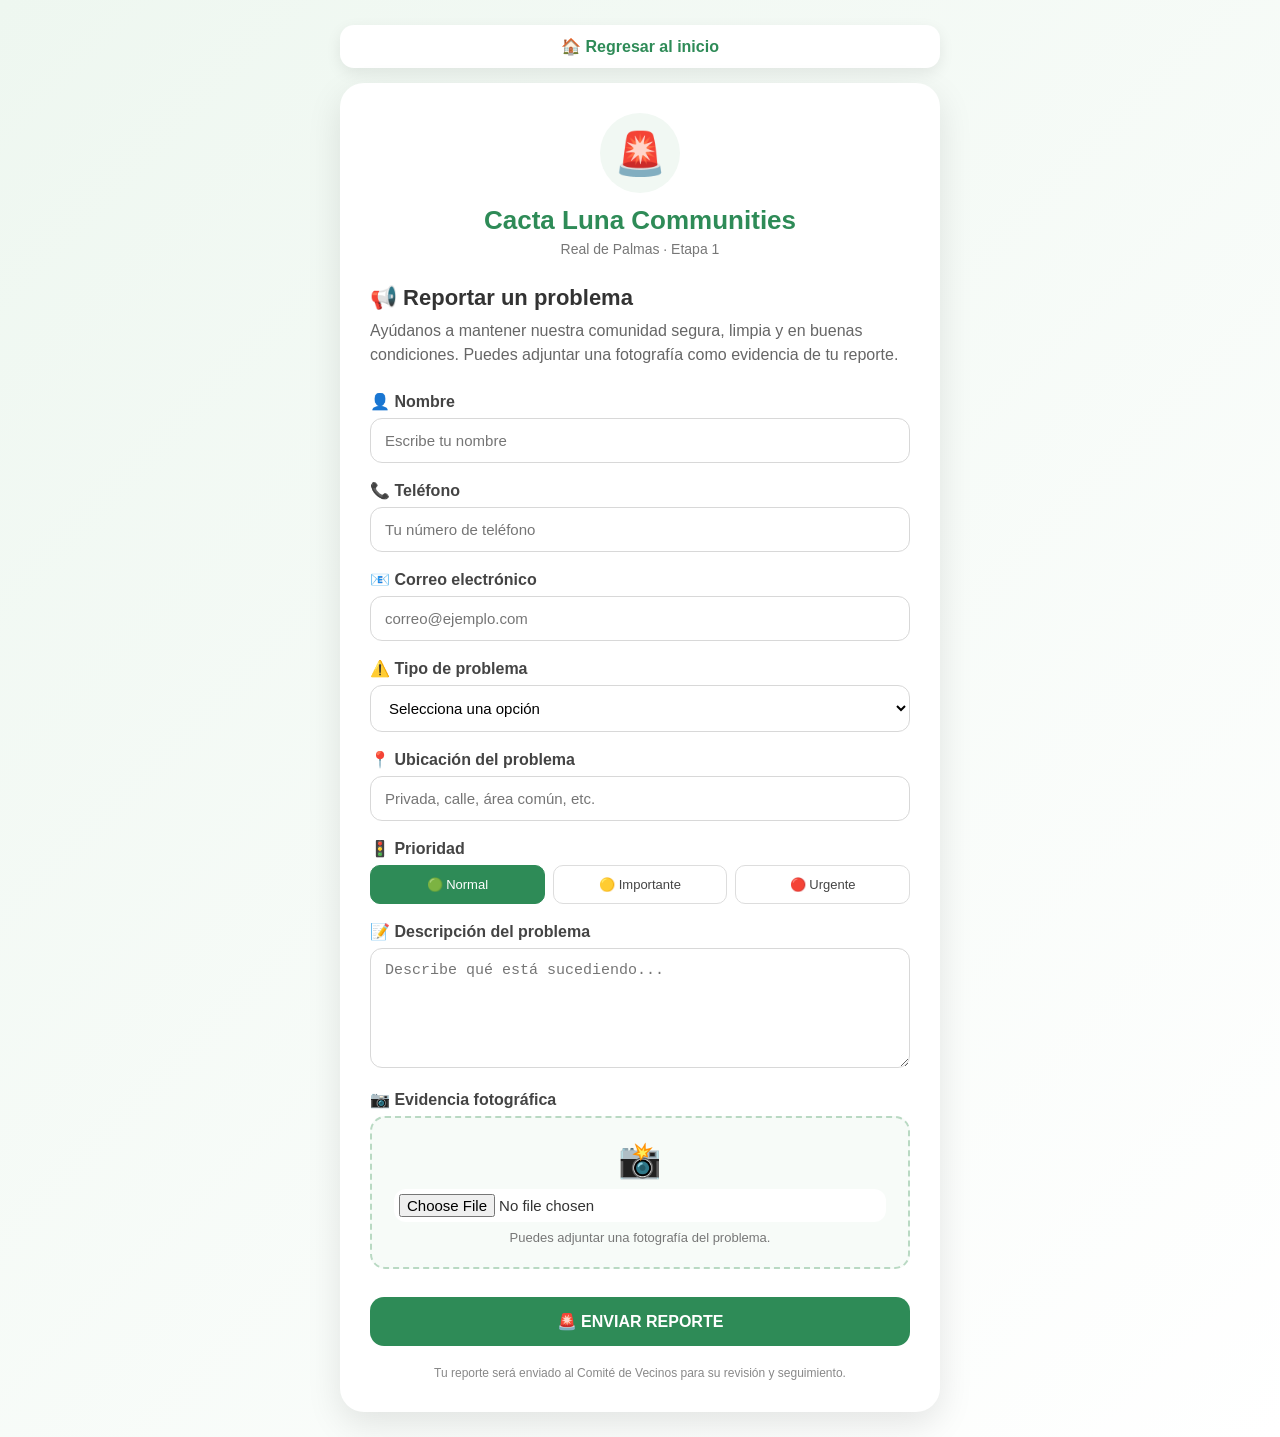
<file: pages/subir-archivo-respaldo.html>
<!DOCTYPE html>
<html lang="es">

<head>

  <base target="_top">

  <meta charset="UTF-8">

  <meta name="viewport"
        content="width=device-width, initial-scale=1.0">

  <title>Reportar problema - Cacta Luna Communities</title>

  <style>

    *{
      box-sizing:border-box;
    }

    body{
      margin:0;
      min-height:100vh;
      padding:25px 15px;

      font-family:Arial, Helvetica, sans-serif;

      background:
        linear-gradient(
          135deg,
          #eef7f0,
          #ffffff
        );

      color:#333;
    }

    .contenedor{
      width:100%;
      max-width:600px;
      margin:auto;
    }

    .tarjeta{
      background:#fff;

      border-radius:24px;

      padding:30px;

      box-shadow:
        0 12px 35px rgba(0,0,0,.10);
    }

    .encabezado{
      text-align:center;
      margin-bottom:28px;
    }

    .icono{
      width:80px;
      height:80px;

      margin:0 auto 12px;

      border-radius:50%;

      display:flex;
      align-items:center;
      justify-content:center;

      background:#f1f8f3;

      font-size:42px;
    }

    h1{
      margin:5px 0;

      color:#2E8B57;

      font-size:26px;
    }

    .subtitulo{
      color:#777;
      font-size:14px;
    }

    .titulo{
      margin-top:25px;
      margin-bottom:8px;

      font-size:22px;
      font-weight:bold;

      color:#333;
    }

    .descripcion{
      color:#666;
      line-height:1.5;

      margin-bottom:25px;
    }

    .campo{
      margin-bottom:18px;
    }

    label{
      display:block;

      margin-bottom:7px;

      font-weight:bold;

      color:#444;
    }

    input,
    select,
    textarea{

      width:100%;

      padding:13px 14px;

      border:1px solid #d8d8d8;

      border-radius:12px;

      font-size:15px;

      background:#fff;

      outline:none;
    }

    input:focus,
    select:focus,
    textarea:focus{

      border-color:#2E8B57;

      box-shadow:
        0 0 0 3px
        rgba(46,139,87,.12);
    }

    textarea{
      min-height:120px;
      resize:vertical;
    }

    .prioridad{

      display:grid;

      grid-template-columns:
        repeat(3,1fr);

      gap:8px;
    }

    .prioridad label{

      margin:0;

      cursor:pointer;

      font-weight:normal;
    }

    .prioridad input{
      display:none;
    }

    .prioridad span{

      display:block;

      text-align:center;

      padding:11px 5px;

      border:1px solid #ddd;

      border-radius:10px;

      font-size:13px;
    }

    .prioridad input:checked + span{

      background:#2E8B57;

      color:white;

      border-color:#2E8B57;
    }

    .archivo{

      border:2px dashed #b9d9c3;

      background:#f7fbf8;

      padding:22px;

      border-radius:15px;

      text-align:center;
    }

    .archivo-icono{

      font-size:35px;

      margin-bottom:8px;
    }

    .archivo input{

      border:0;

      padding:5px;
    }

    .nombreArchivo{

      margin-top:8px;

      font-size:13px;

      color:#777;
    }

    .boton{

      width:100%;

      border:0;

      border-radius:14px;

      padding:15px;

      margin-top:10px;

      background:#2E8B57;

      color:white;

      font-size:16px;

      font-weight:bold;

      cursor:pointer;
    }

    .boton:hover{

      background:#247047;
    }

    .nota{

      text-align:center;

      color:#888;

      font-size:12px;

      line-height:1.5;

      margin-top:18px;
    }

  </style>

</head>


<body>


  <div style="
  max-width:600px;
  margin:0 auto 15px;
">
  <a href="https://gtrishwc.github.io/cactaluna_communities/"
     style="
       display:block;
       text-align:center;
       text-decoration:none;
       background:white;
       color:#2E8B57;
       padding:12px 18px;
       border-radius:14px;
       font-weight:bold;
       box-shadow:0 5px 15px rgba(0,0,0,.08);
     ">
    🏠 Regresar al inicio
  </a>
</div>
  
<div class="contenedor">

  <div class="tarjeta">


    <!-- ENCABEZADO -->

    <div class="encabezado">

      <div class="icono">
        🚨
      </div>

      <h1>
        Cacta Luna Communities
      </h1>

      <div class="subtitulo">
        Real de Palmas · Etapa 1
      </div>

    </div>


    <!-- TITULO -->

    <div class="titulo">
      📢 Reportar un problema
    </div>


    <div class="descripcion">

      Ayúdanos a mantener nuestra comunidad
      segura, limpia y en buenas condiciones.

      Puedes adjuntar una fotografía como
      evidencia de tu reporte.

    </div>


    <!-- NOMBRE -->

    <div class="campo">

      <label>
        👤 Nombre
      </label>

      <input
        type="text"
        id="nombre"
        placeholder="Escribe tu nombre">

    </div>


    <!-- TELEFONO -->

    <div class="campo">

      <label>
        📞 Teléfono
      </label>

      <input
        type="tel"
        id="telefono"
        placeholder="Tu número de teléfono">

    </div>


    <!-- CORREO -->

    <div class="campo">

      <label>
        📧 Correo electrónico
      </label>

      <input
        type="email"
        id="correo"
        placeholder="correo@ejemplo.com">

    </div>


    <!-- TIPO -->

    <div class="campo">

      <label>
        ⚠️ Tipo de problema
      </label>

      <select id="tipo">

        <option value="">
          Selecciona una opción
        </option>

        <option value="Seguridad">
          🚨 Seguridad
        </option>

        <option value="Limpieza">
          🧹 Limpieza
        </option>

        <option value="Alumbrado">
          💡 Alumbrado
        </option>

        <option value="Agua">
          💧 Agua
        </option>

        <option value="Vialidad">
          🚗 Vialidad
        </option>

        <option value="Áreas comunes">
          🌳 Áreas comunes
        </option>

        <option value="Otro">
          📝 Otro
        </option>

      </select>

    </div>


    <!-- UBICACION -->

    <div class="campo">

      <label>
        📍 Ubicación del problema
      </label>

      <input
        type="text"
        id="ubicacion"
        placeholder="Privada, calle, área común, etc.">

    </div>


    <!-- PRIORIDAD -->

    <div class="campo">

      <label>
        🚦 Prioridad
      </label>

      <div class="prioridad">

        <label>

          <input
            type="radio"
            name="prioridad"
            value="Normal"
            checked>

          <span>
            🟢 Normal
          </span>

        </label>


        <label>

          <input
            type="radio"
            name="prioridad"
            value="Importante">

          <span>
            🟡 Importante
          </span>

        </label>


        <label>

          <input
            type="radio"
            name="prioridad"
            value="Urgente">

          <span>
            🔴 Urgente
          </span>

        </label>

      </div>

    </div>


    <!-- DESCRIPCION -->

    <div class="campo">

      <label>
        📝 Descripción del problema
      </label>

      <textarea
        id="descripcion"
        placeholder="Describe qué está sucediendo..."></textarea>

    </div>


    <!-- FOTO -->

    <div class="campo">

      <label>
        📷 Evidencia fotográfica
      </label>

      <div class="archivo">

        <div class="archivo-icono">
          📸
        </div>

        <input
          type="file"
          id="archivo"
          accept="image/*">

        <div
          class="nombreArchivo"
          id="nombreArchivo">

          Puedes adjuntar una fotografía
          del problema.

        </div>

      </div>

    </div>


    <!-- BOTON -->

    <button
      class="boton"
      onclick="prepararReporte()">

      🚨 ENVIAR REPORTE

    </button>


    <div class="nota">

      Tu reporte será enviado al Comité de Vecinos
      para su revisión y seguimiento.

    </div>


  </div>

</div>


<script>


/* ==========================================
   MOSTRAR NOMBRE DE LA FOTOGRAFÍA
========================================== */

document
  .getElementById("archivo")
  .addEventListener(
    "change",
    function(){

      var archivo =
        this.files[0];

      if(archivo){

        document
          .getElementById("nombreArchivo")
          .textContent =
            "📎 " + archivo.name;

      }

    }
  );


/* ==========================================
   FORMULARIO DE PRUEBA
========================================== */

function prepararReporte(){

  var nombre =
    document
      .getElementById("nombre")
      .value
      .trim();

  var tipo =
    document
      .getElementById("tipo")
      .value;

  var ubicacion =
    document
      .getElementById("ubicacion")
      .value
      .trim();

  var descripcion =
    document
      .getElementById("descripcion")
      .value
      .trim();

  if(!nombre){

    alert(
      "Por favor escribe tu nombre."
    );

    return;

  }

  if(!tipo){

    alert(
      "Selecciona el tipo de problema."
    );

    return;

  }

  if(!ubicacion){

    alert(
      "Indica dónde se encuentra el problema."
    );

    return;

  }

  if(!descripcion){

    alert(
      "Describe brevemente el problema."
    );

    return;

  }


  /*
    ESTA VERSIÓN ES SOLAMENTE
    PARA EL DISEÑO DE GITHUB.

    TODAVÍA NO ENVÍA EL REPORTE.
  */

  alert(
    "El formulario está listo.\n\n" +
    "Esta es la versión de prueba para GitHub."
  );

}

</script>


</body>

</html>
</file>
<file: style.css>
/* ==================================================
   Cacta Luna Communities
   Archivo: style.css
   Tema: Real de Palmas - Verde Ecológico
   Versión: 1.0
================================================== */


/* ==========================
   VARIABLES DEL SISTEMA
========================== */

:root{

    --verde-principal:#2E8B57;

    --verde-secundario:#4CAF7A;

    --verde-claro:#E8F5EE;

    --verde-hover:#267348;

    --fondo:#F7FBF8;

    --blanco:#FFFFFF;

    --texto:#263238;

    --gris:#607D8B;


    --sombra:
    0 10px 30px rgba(46,139,87,.12);


    --radio:18px;

}


/* ==========================
   RESET GENERAL
========================== */


*{

    margin:0;

    padding:0;

    box-sizing:border-box;

}


body{

    background:var(--fondo);

    color:var(--texto);

    font-family:
    'Poppins',
    Arial,
    sans-serif;

}


/* ==========================
   TITULOS
========================== */


h1,h2,h3,h4{

    font-weight:600;

}


/* ==========================
   LINKS
========================== */


a{

    text-decoration:none;

    color:inherit;

}


/* ==========================
   SCROLL SUAVE
========================== */


html{

    scroll-behavior:smooth;

}

/* ==================================================
   SIDEBAR - MENU LATERAL
================================================== */

.sidebar{

    width:260px;

    min-height:100vh;

    background:
    linear-gradient(
        180deg,
        var(--verde-principal),
        var(--verde-secundario)
    );

    color:white;

    padding:25px;

    position:fixed;

    left:0;

    top:0;

    box-shadow:var(--sombra);

    z-index:1000;

}


/* LOGO */

.logo-circle{

width:90px;
height:90px;
margin:0 auto 15px;
display:flex;
align-items:center;
justify-content:center;
background:white;
border-radius:15px;
overflow:hidden;

}

.logo-circle img{

width:75px;
height:75px;
object-fit:contain;
display:block;

}

/* MENU */

.sidebar a{

    display:flex;

    align-items:center;

    gap:12px;

    padding:13px 15px;

    margin:8px 0;

    border-radius:14px;

    transition:.3s;

}


.sidebar a:hover{

    background:
    rgba(255,255,255,.18);

    transform:translateX(5px);

}


/* ==================================================
   CONTENIDO PRINCIPAL
================================================== */


.main{

    margin-left:260px;

    padding:35px;

}



/* ==================================================
   HEADER SUPERIOR
================================================== */


.topbar{

    background:white;

    padding:25px;

    border-radius:var(--radio);

    box-shadow:var(--sombra);

    display:flex;

    justify-content:space-between;

    align-items:center;

    margin-bottom:30px;

}


.topbar h1{

    color:var(--verde-principal);

}


.topbar p{

    color:var(--gris);

}



/* PERFIL */

.profile{

    display:flex;

    align-items:center;

    gap:12px;

}


.avatar{

    width:50px;

    height:50px;

    border-radius:50%;

    background:var(--verde-claro);

    color:var(--verde-principal);

    display:flex;

    align-items:center;

    justify-content:center;

    font-size:22px;

    font-weight:bold;

}

/* ==================================================
   DASHBOARD - TARJETAS PRINCIPALES
================================================== */


.dashboard{

    display:grid;

    grid-template-columns:
    repeat(auto-fit,minmax(220px,1fr));

    gap:25px;

    margin-bottom:35px;

}



.card{

    background:var(--blanco);

    padding:25px;

    border-radius:var(--radio);

    box-shadow:var(--sombra);

    position:relative;

    overflow:hidden;

    transition:.3s;

}



.card::before{

    content:"";

    position:absolute;

    width:90px;

    height:90px;

    background:var(--verde-claro);

    border-radius:50%;

    right:-25px;

    top:-25px;

}



.card:hover{

    transform:translateY(-6px);

    box-shadow:
    0 15px 35px rgba(46,139,87,.20);

}



.card h3{

    color:var(--gris);

    font-size:16px;

    margin-bottom:15px;

    position:relative;

}



.card span{

    display:block;

    font-size:42px;

    font-weight:700;

    color:var(--verde-principal);

    position:relative;

}



.card p{

    margin-top:10px;

    color:var(--verde-secundario);

    position:relative;

}



/* ==================================================
   ACCESOS RAPIDOS
================================================== */


.titulo{

    margin-bottom:20px;

    color:var(--texto);

}



.grid{

    display:grid;

    grid-template-columns:
    repeat(auto-fit,minmax(150px,1fr));

    gap:20px;

    margin-bottom:35px;

}



.app{

    background:white;

    padding:25px;

    border-radius:var(--radio);

    text-align:center;

    box-shadow:var(--sombra);

    font-size:35px;

    cursor:pointer;

    transition:.3s;

}



.app h4{

    margin-top:15px;

    font-size:16px;

    color:var(--texto);

}



.app:hover{

    background:var(--verde-principal);

    color:white;

    transform:translateY(-5px);

}



.app:hover h4{

    color:white;

}

/* ==================================================
   PANEL DE REPORTES
================================================== */


.panel{

    background:var(--blanco);

    padding:25px;

    border-radius:var(--radio);

    box-shadow:var(--sombra);

    margin-bottom:30px;

}


.panel h2{

    margin-bottom:20px;

    color:var(--verde-principal);

}



/* TABLA */


table{

    width:100%;

    border-collapse:collapse;

}



th{

    text-align:left;

    padding:15px;

    background:var(--verde-claro);

    color:var(--verde-principal);

}



td{

    padding:15px;

    border-bottom:1px solid #eeeeee;

    color:var(--texto);

}



tr:hover{

    background:#F8FCF9;

}



/* ESTADOS */


.badge{

    padding:6px 12px;

    border-radius:20px;

    font-size:13px;

    font-weight:600;

    display:inline-block;

}



.proceso{

    background:#FFF3CD;

    color:#856404;

}



.nuevo{

    background:#DFF3FF;

    color:#006B9F;

}



.resuelto{

    background:#DDF6E8;

    color:#237A45;

}

/* ==================================================
   DISEÑO PARA CELULAR
================================================== */


@media(max-width:900px){


    .sidebar{

        transform:translateX(-100%);

        transition:.3s;

    }


    .sidebar.show{

        transform:translateX(0);

    }


    .main{

        margin-left:0;

        padding:20px;

    }


    .topbar{

        flex-direction:column;

        align-items:flex-start;

        gap:20px;

    }


    .dashboard{

        grid-template-columns:1fr;

    }


    .grid{

        grid-template-columns:
        repeat(2,1fr);

    }


}


/* ==================================================
   BOTON MENU CELULAR
================================================== */


.menu-btn{

    display:none;

    position:fixed;

    top:20px;

    left:20px;

    z-index:2000;

    width:50px;

    height:50px;

    border:none;

    border-radius:50%;

    background:var(--verde-principal);

    color:white;

    font-size:25px;

    cursor:pointer;

    box-shadow:var(--sombra);

}



@media(max-width:900px){


.menu-btn{

    display:flex;

    align-items:center;

    justify-content:center;

}


}

/* ==================================================
   FORMULARIO REPORTES V2
================================================== */


.panel form{

    display:flex;
    flex-direction:column;
    gap:18px;

}


.panel form label{

    display:block;

    font-weight:600;

    color:var(--texto);

}


.panel select,
.panel textarea{

    width:100%;

    padding:14px;

    border-radius:14px;

    border:1px solid #d8e6dc;

    font-size:16px;

    font-family:inherit;

    background:white;

}


.panel textarea{

    resize:vertical;

    min-height:130px;

}


.panel select:focus,
.panel textarea:focus{

    outline:none;

    border-color:var(--verde-principal);

    box-shadow:0 0 0 4px var(--verde-claro);

}



.prioridad{

    display:flex;

    gap:12px;

}


.prioridad label{

    background:var(--verde-claro);

    padding:10px 18px;

    border-radius:25px;

    cursor:pointer;

}



.btn{

    width:100%;

    padding:16px;

    border:none;

    border-radius:14px;

    background:var(--verde-principal);

    color:white;

    font-size:17px;

    font-weight:bold;

    cursor:pointer;

}


.btn:hover{

   /* ==================================================
   NAVEGACION APP
================================================== */


.app-nav{

display:flex;

justify-content:space-around;

align-items:center;

background:white;

padding:15px;

border-radius:18px;

margin-bottom:20px;

box-shadow:0 5px 15px rgba(0,0,0,.05);

}


.app-nav a{

text-decoration:none;

color:var(--texto);

font-size:14px;

font-weight:600;

text-align:center;

}


.app-nav a:hover{

color:var(--verde-principal);

}


.app-nav .activo{

color:var(--verde-principal);

}

    background:var(--verde-hover);

}

/* ==================================================
   SUBIDA DE IMAGEN
================================================== */


.campo{

display:flex;

flex-direction:column;

gap:8px;

}


input[type="file"]{

padding:12px;

background:#f5f8f6;

border-radius:14px;

border:1px solid #d8e6dc;

font-family:inherit;

}


input[type="file"]::file-selector-button{

background:var(--verde-principal);

color:white;

border:none;

padding:10px 15px;

border-radius:10px;

cursor:pointer;

margin-right:10px;

}

.campo input[type="text"]{

width:100%;

padding:14px;

border-radius:14px;

border:1px solid #d8e6dc;

font-size:16px;

font-family:inherit;

}


.campo input[type="text"]:focus{

outline:none;

border-color:var(--verde-principal);

box-shadow:0 0 0 4px var(--verde-claro);

}

.campo input{

width:100%;

padding:14px;

border-radius:14px;

border:1px solid #d8e6dc;

font-size:16px;

font-family:inherit;

background:white;

}


.campo input:focus{

outline:none;

border-color:var(--verde-principal);

box-shadow:0 0 0 4px var(--verde-claro);

}

/* ==================================================
   AGENDA COMUNITARIA
================================================== */

.evento-destacado{

    background:linear-gradient(135deg,#3d8b6d,#5da886);

    color:white;

    padding:30px;

    border-radius:24px;

    box-shadow:0 10px 30px rgba(0,0,0,.15);

    margin-bottom:30px;

}

.evento-destacado h2{

    margin:15px 0;

    font-size:30px;

}

.evento-destacado p{

    line-height:1.8;

    opacity:.95;

}

.evento-badge{

    display:inline-block;

    background:rgba(255,255,255,.2);

    padding:8px 18px;

    border-radius:30px;

    font-weight:bold;

    font-size:14px;

}

.titulo-seccion{

    margin-bottom:20px;

    color:var(--texto);

}

.lista-eventos{

    display:grid;

    gap:18px;

}

.evento-card{

    background:white;

    border-radius:18px;

    padding:20px;

    display:flex;

    align-items:center;

    gap:20px;

    box-shadow:0 6px 18px rgba(0,0,0,.08);

    transition:.30s;

}

.evento-card:hover{

    transform:translateY(-5px);

    box-shadow:0 12px 28px rgba(0,0,0,.15);

}

.evento-icono{

    width:70px;

    height:70px;

    border-radius:18px;

    display:flex;

    justify-content:center;

    align-items:center;

    background:var(--verde-claro);

    font-size:34px;

}

.evento-card h3{

    margin-bottom:8px;

    color:var(--texto);

}

.evento-card p{

    color:#666;

}

@media(max-width:700px){

.evento-card{

flex-direction:column;

text-align:center;

}

.evento-icono{

margin-bottom:10px;

}

}

/* TARJETA CLIMA */

.clima-card{
    background:linear-gradient(135deg,#2E8B57,#5DBB63);
    color:white;
    border-radius:20px;
    padding:25px;
    box-shadow:0 10px 25px rgba(0,0,0,.15);
}

.clima-card h3{
    margin-top:0;
}

#climaActual{
    font-size:18px;
    line-height:1.8;
    margin-top:15px;
}

/* ==================================================
   CALENDARIO DE EVENTOS
   ================================================== */

.calendario-contenedor{
    background:var(--blanco);
    padding:30px;
    border-radius:var(--radio);
    box-shadow:var(--sombra);
    margin-bottom:30px;
}

.calendario-contenedor > h1{
    color:var(--verde-principal);
    margin-bottom:10px;
}

.calendario-contenedor > p{
    color:var(--gris);
    margin-bottom:25px;
    line-height:1.6;
}


/* ==========================
   FILTROS
   ========================== */

.filtros-calendario{
    display:flex;
    flex-wrap:wrap;
    gap:10px;
    margin-bottom:25px;
}

.filtro{
    border:none;
    background:var(--verde-claro);
    color:var(--verde-principal);
    padding:10px 16px;
    border-radius:25px;
    font-family:inherit;
    font-size:14px;
    font-weight:600;
    cursor:pointer;
    transition:.3s;
}

.filtro:hover{
    background:var(--verde-principal);
    color:white;
    transform:translateY(-2px);
}

.filtro.activo{
    background:var(--verde-principal);
    color:white;
}


/* ==========================
   CAMBIO DE MES
   ========================== */

.navegacion-mes{
    display:flex;
    align-items:center;
    justify-content:space-between;
    gap:15px;
    margin:25px 0;
}

.navegacion-mes button{
    width:45px;
    height:45px;
    border:none;
    border-radius:50%;
    background:var(--verde-claro);
    color:var(--verde-principal);
    font-size:28px;
    cursor:pointer;
    transition:.3s;
    flex-shrink:0;
}

.navegacion-mes button:hover{
    background:var(--verde-principal);
    color:white;
}

#mesActual{
    flex:1;
    text-align:center;
    color:var(--verde-principal);
    font-size:24px;
    font-weight:600;
}


/* ==========================
   LEYENDA
   ========================== */

.leyenda-calendario{
    display:flex;
    flex-wrap:wrap;
    gap:15px;
    margin-bottom:25px;
}

.leyenda-calendario span{
    background:var(--verde-claro);
    padding:8px 14px;
    border-radius:20px;
    font-size:13px;
    color:var(--texto);
}


/* ==========================
   EVENTOS DEL DÍA
   ========================== */

.eventos-dia{
    background:#F8FCF9;
    border-radius:18px;
    padding:20px;
    margin-top:25px;
}

.eventos-dia h3{
    color:var(--verde-principal);
    margin-bottom:10px;
}

.sin-eventos{
    color:var(--gris);
    font-size:14px;
}


/* ==================================================
   CALENDARIO RESPONSIVE
   ================================================== */

@media(max-width:700px){

    .calendario-contenedor{
        padding:18px;
        border-radius:16px;
        margin-left:0;
        margin-right:0;
    }

    .calendario-contenedor > h1{
        font-size:24px;
        line-height:1.3;
    }

    .calendario-contenedor > p{
        font-size:14px;
    }

    .filtros-calendario{
        display:grid;
        grid-template-columns:repeat(2,1fr);
        gap:8px;
    }

    .filtro{
        width:100%;
        padding:10px 6px;
        font-size:12px;
    }

    .navegacion-mes{
        margin:20px 0;
    }

    .navegacion-mes button{
        width:42px;
        height:42px;
        font-size:24px;
    }

    #mesActual{
        font-size:19px;
    }

    .leyenda-calendario{
        display:grid;
        grid-template-columns:repeat(2,1fr);
        gap:8px;
    }

    .leyenda-calendario span{
        text-align:center;
        font-size:11px;
        padding:8px 5px;
    }

    .eventos-dia{
        padding:15px;
    }

}


/* ==================================================
   CELULARES PEQUEÑOS
   ================================================== */

@media(max-width:400px){

    .calendario-contenedor{
        padding:14px;
    }

    .calendario-contenedor > h1{
        font-size:21px;
    }

    .filtros-calendario{
        grid-template-columns:1fr 1fr;
    }

    .filtro{
        font-size:11px;
        padding:9px 4px;
    }

    #mesActual{
        font-size:17px;
    }

    .leyenda-calendario{
        grid-template-columns:1fr;
    }

}
</file>
